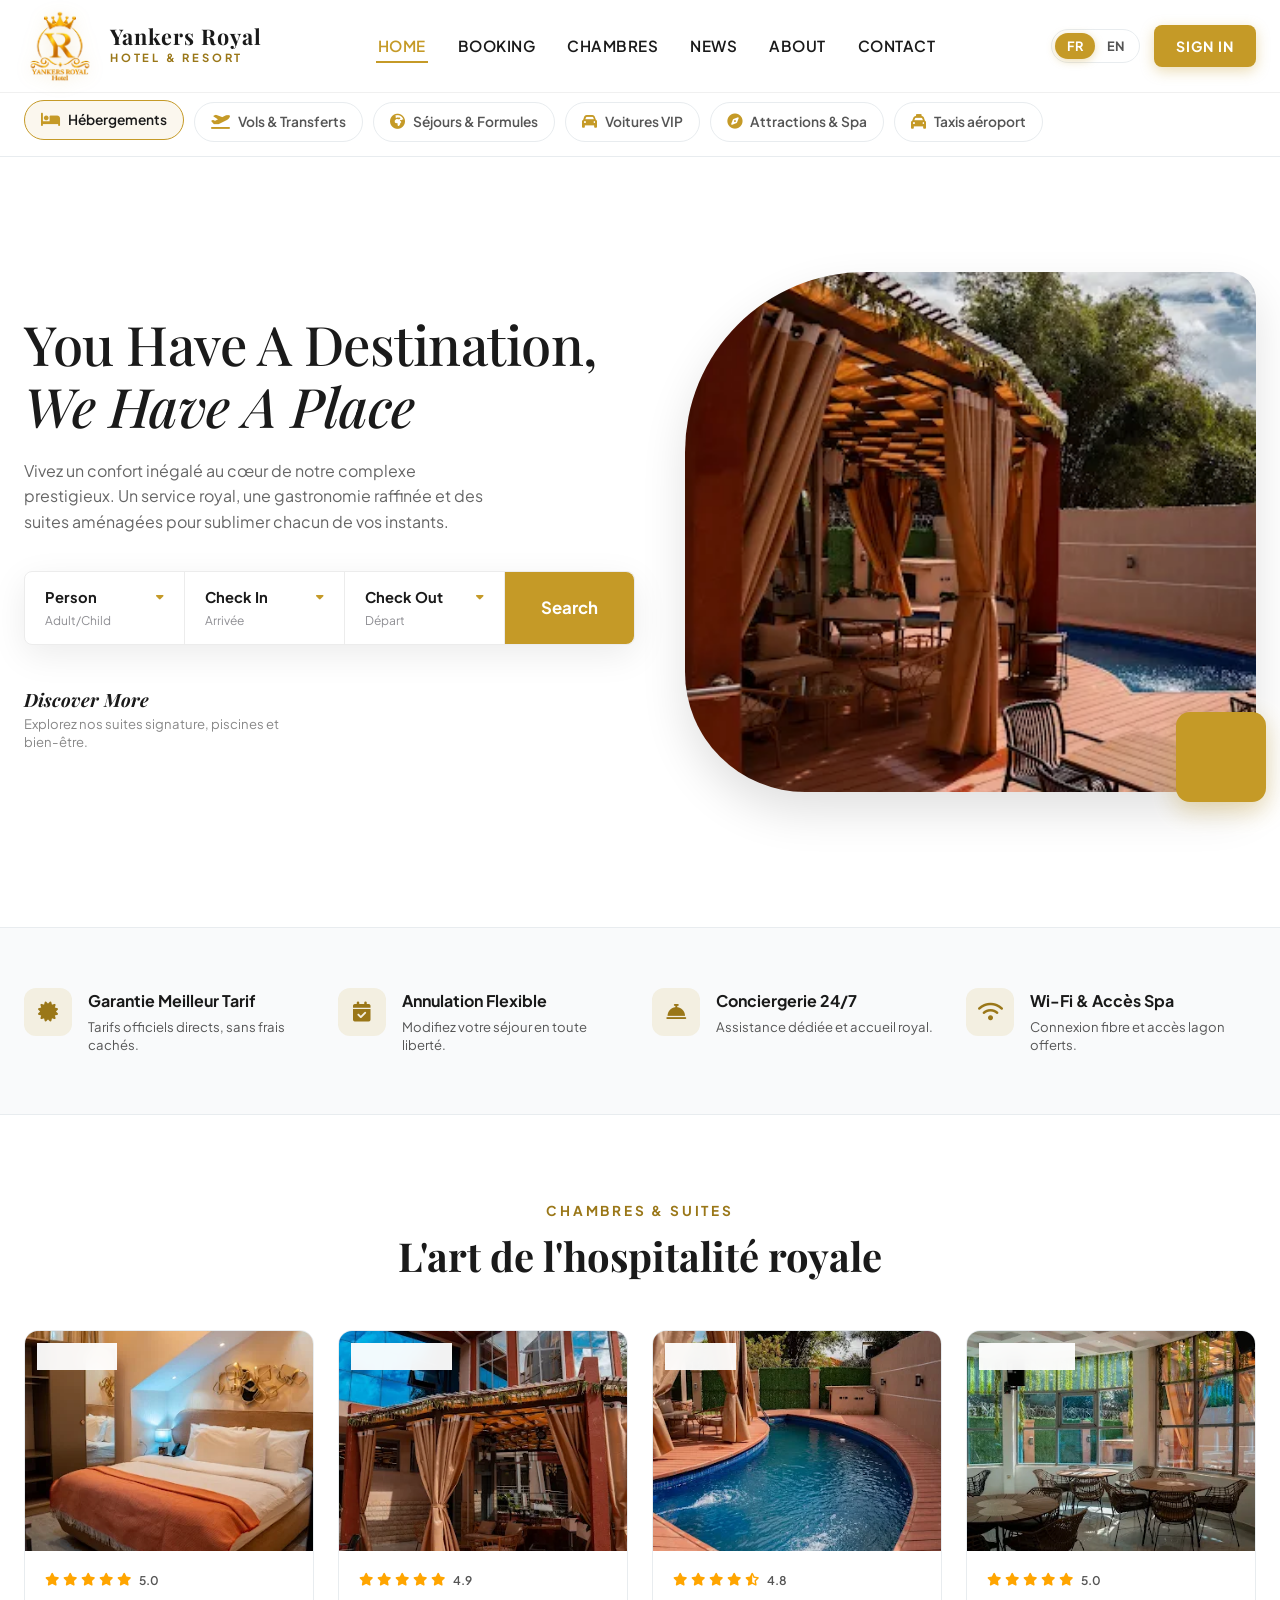
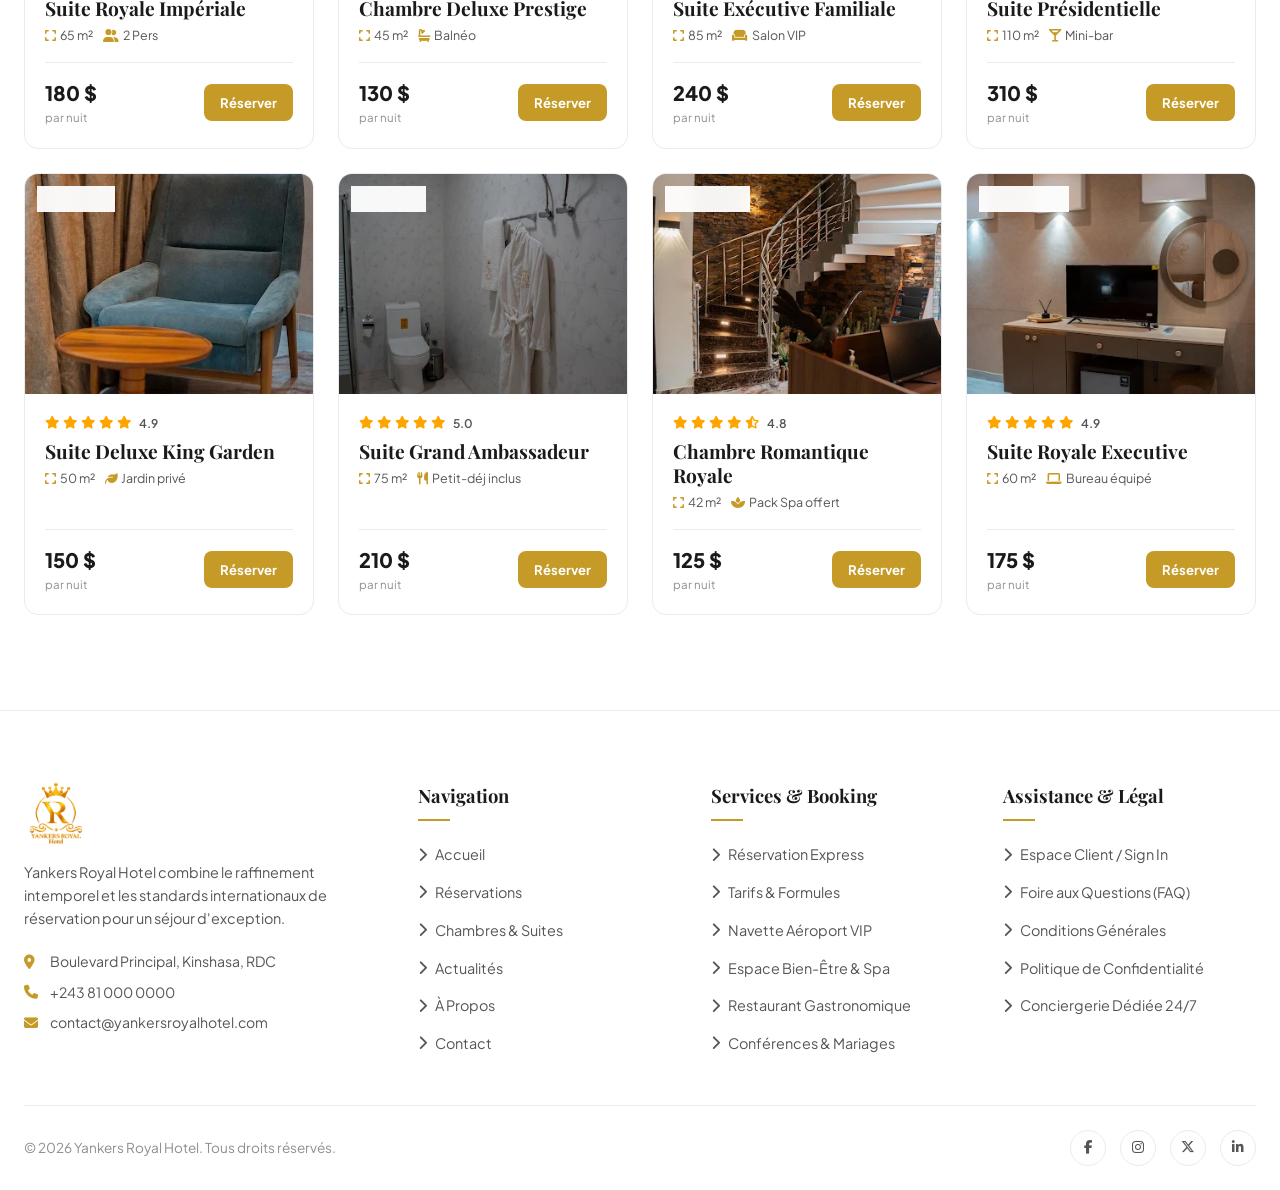
<file: index.html>
<!DOCTYPE html>
<html lang="fr">
<head>
  <meta charset="UTF-8">
  <meta name="viewport" content="width=device-width, initial-scale=1.0">
  <title>Yankers Royal Hotel - Réservation de prestige</title>
  <link rel="icon" type="image/x-icon" href="assets/ico/favicon.ico">
  
  <!-- Fonts -->
  <link rel="preconnect" href="https://fonts.googleapis.com">
  <link rel="preconnect" href="https://fonts.gstatic.com" crossorigin>
  <link href="https://fonts.googleapis.com/css2?family=Playfair+Display:ital,wght@0,400;0,600;0,700;1,400&family=Plus+Jakarta+Sans:wght@300;400;500;600;700;800&display=swap" rel="stylesheet">
  
  <!-- FontAwesome Icons -->
  <link rel="stylesheet" href="https://cdnjs.cloudflare.com/ajax/libs/font-awesome/6.5.1/css/all.min.css">
  
  <!-- Stylesheet -->
  <link rel="stylesheet" href="assets/css/style.css">
</head>
<body>

  <!-- 1. Motion Splash Screen -->
  <div id="splash-screen">
    <div class="splash-content">
      <div class="splash-logo-wrap">
        <div class="splash-ring"></div>
        <img src="assets/logo/logo_transparent.png" alt="Yankers Royal Hotel" class="splash-logo">
      </div>
      <h2 class="splash-title">Yankers Royal Hotel</h2>
      <p class="splash-sub">Expérience hôtelière d'exception</p>
      <div class="splash-bar-wrap">
        <div class="splash-bar"></div>
      </div>
    </div>
  </div>

  <!-- 2. Header avec Logo Agrandit, Survol Souligné et Bouton Traduction (FR / EN) -->
  <header class="site-header">
    <div class="nav-container">
      <a href="index.html" class="nav-brand">
        <img src="assets/logo/logo_transparent.png" alt="Yankers Royal Hotel">
        <div class="brand-text">
          <span class="brand-name">Yankers Royal</span>
          <span class="brand-tag">HOTEL & RESORT</span>
        </div>
      </a>

      <nav>
        <ul class="nav-menu">
          <li><a href="index.html" class="nav-link active" data-i18n="nav_home">Home</a></li>
          <li><a href="booking.html" class="nav-link" data-i18n="nav_booking">Booking</a></li>
          <li><a href="chambres.html" class="nav-link" data-i18n="nav_rooms">Chambres</a></li>
          <li><a href="news.html" class="nav-link" data-i18n="nav_news">News</a></li>
          <li><a href="about.html" class="nav-link" data-i18n="nav_about">About</a></li>
          <li><a href="contact.html" class="nav-link" data-i18n="nav_contact">Contact</a></li>
        </ul>
      </nav>

      <div class="nav-actions">
        <!-- Sélecteur de Langue FR / EN -->
        <div class="lang-switch-wrap">
          <button type="button" class="lang-btn active" data-lang="fr">FR</button>
          <button type="button" class="lang-btn" data-lang="en">EN</button>
        </div>

        <a href="signin.html" class="btn-signin" data-i18n="btn_signin">Sign In</a>
        <button class="btn-mobile-toggle" aria-label="Menu Mobile">
          <i class="fa-solid fa-bars"></i>
        </button>
      </div>
    </div>
  </header>

  <!-- 3. Ruban de Catégories Booking.com -->
  <div class="booking-category-bar">
    <div class="container">
      <div class="category-scroll">
        <a href="booking.html" class="category-pill active">
          <i class="fa-solid fa-bed"></i> <span data-i18n="ribbon_accommodations">Hébergements</span>
        </a>
        <a href="booking.html?type=vols" class="category-pill">
          <i class="fa-solid fa-plane-departure"></i> <span data-i18n="ribbon_flights">Vols & Transferts</span>
        </a>
        <a href="booking.html?type=formules" class="category-pill">
          <i class="fa-solid fa-earth-africa"></i> <span data-i18n="ribbon_packages">Séjours & Formules</span>
        </a>
        <a href="booking.html?type=voitures" class="category-pill">
          <i class="fa-solid fa-car"></i> <span data-i18n="ribbon_cars">Voitures VIP</span>
        </a>
        <a href="booking.html?type=attractions" class="category-pill">
          <i class="fa-solid fa-compass"></i> <span data-i18n="ribbon_attractions">Attractions & Spa</span>
        </a>
        <a href="booking.html?type=taxis" class="category-pill">
          <i class="fa-solid fa-taxi"></i> <span data-i18n="ribbon_taxis">Taxis aéroport</span>
        </a>
      </div>
    </div>
  </div>

  <main>
    <!-- 4. Section Hero : Images du dossier img, Slider Automatique, Sans flèches/pagination -->
    <section class="hero-mockup-section">
      <div class="container hero-mockup-grid">
        
        <!-- Contenu Gauche -->
        <div class="hero-left-content">
          <h1 class="hero-main-title">
            <span data-i18n="hero_title_1">You Have A Destination,</span><br>
            <em><span data-i18n="hero_title_2">We Have A Place</span></em>
          </h1>
          <p class="hero-desc" data-i18n="hero_desc">
            Vivez un confort inégalé au cœur de notre complexe prestigieux. Un service royal, une gastronomie raffinée et des suites aménagées pour sublimer chacun de vos instants.
          </p>

          <!-- Barre de Recherche Booking Dorée -->
          <div class="hero-search-card">
            
            <div class="search-field-item">
              <div class="field-label-row">
                <span class="field-label" data-i18n="person_label">Person</span>
                <i class="fa-solid fa-caret-down field-chevron"></i>
              </div>
              <span class="field-sub" id="person-value-label" data-i18n="person_sub">Adult/Child</span>
              <select id="person-select" aria-label="Personnes">
                <option value="1 Adulte" data-i18n="adult_1">1 Adulte</option>
                <option value="2 Adultes" data-i18n="adult_2" selected>2 Adultes</option>
                <option value="Famille (4+ pers)" data-i18n="adult_family">Famille (4+ pers)</option>
              </select>
            </div>

            <div class="search-field-item">
              <div class="field-label-row">
                <span class="field-label" data-i18n="checkin_label">Check In</span>
                <i class="fa-solid fa-caret-down field-chevron"></i>
              </div>
              <span class="field-sub" id="checkin-value-label" data-i18n="checkin_sub">Start</span>
              <input type="date" id="checkin-input" aria-label="Date d'arrivée">
            </div>

            <div class="search-field-item">
              <div class="field-label-row">
                <span class="field-label" data-i18n="checkout_label">Check Out</span>
                <i class="fa-solid fa-caret-down field-chevron"></i>
              </div>
              <span class="field-sub" id="checkout-value-label" data-i18n="checkout_sub">Until</span>
              <input type="date" id="checkout-input" aria-label="Date de départ">
            </div>

            <!-- Bouton Doré Logo -->
            <button class="btn-search-hero" aria-label="Search" data-i18n="search_btn">
              Search
            </button>
          </div>

          <!-- Discover More (Épuré sans flèches ni pagination) -->
          <div class="hero-discover-meta">
            <div class="discover-texts">
              <h4 data-i18n="discover_title">Discover More</h4>
              <p data-i18n="discover_sub">Explorez nos suites signature, piscines et bien-être.</p>
            </div>
          </div>
        </div>

        <!-- Visuel Droite avec Slider Automatique utilisant les images du dossier img -->
        <div class="hero-right-visual">
          <div class="hero-organic-frame-svg">
            <div class="hero-slides-wrapper">
              <div class="hero-slide active">
                <img src="assets/img/unnamed.webp" alt="Yankers Royal Resort & Hotel">
              </div>
              <div class="hero-slide">
                <img src="assets/img/unnamed (1).webp" alt="Suite Royale Impériale">
              </div>
              <div class="hero-slide">
                <img src="assets/img/unnamed (2).webp" alt="Chambre Deluxe Prestige">
              </div>
              <div class="hero-slide">
                <img src="assets/img/unnamed (3).webp" alt="Suite Exécutive Familiale">
              </div>
              <div class="hero-slide">
                <img src="assets/img/unnamed (4).webp" alt="Suite Présidentielle">
              </div>
            </div>
          </div>
          <!-- Coin d'accent doré -->
          <div class="hero-corner-accent"></div>
        </div>

      </div>
    </section>

    <!-- 5. Avantages Réservation Directe -->
    <section class="section-benefits">
      <div class="container">
        <div class="benefits-grid">
          <div class="benefit-item">
            <div class="benefit-icon">
              <i class="fa-solid fa-certificate"></i>
            </div>
            <div>
              <h4 data-i18n="benefit_1_title">Garantie Meilleur Tarif</h4>
              <p data-i18n="benefit_1_desc">Tarifs officiels directs, sans frais cachés.</p>
            </div>
          </div>
          <div class="benefit-item">
            <div class="benefit-icon">
              <i class="fa-solid fa-calendar-check"></i>
            </div>
            <div>
              <h4 data-i18n="benefit_2_title">Annulation Flexible</h4>
              <p data-i18n="benefit_2_desc">Modifiez votre séjour en toute liberté.</p>
            </div>
          </div>
          <div class="benefit-item">
            <div class="benefit-icon">
              <i class="fa-solid fa-bell-concierge"></i>
            </div>
            <div>
              <h4 data-i18n="benefit_3_title">Conciergerie 24/7</h4>
              <p data-i18n="benefit_3_desc">Assistance dédiée et accueil royal.</p>
            </div>
          </div>
          <div class="benefit-item">
            <div class="benefit-icon">
              <i class="fa-solid fa-wifi"></i>
            </div>
            <div>
              <h4 data-i18n="benefit_4_title">Wi-Fi & Accès Spa</h4>
              <p data-i18n="benefit_4_desc">Connexion fibre et accès lagon offerts.</p>
            </div>
          </div>
        </div>
      </div>
    </section>

    <!-- 6. Section "L'art de l'hospitalité royale" avec 8 IMAGES (4 par ligne) -->
    <section class="section-hospitality-gallery">
      <div class="container">
        <div class="section-head">
          <span class="section-subtitle" data-i18n="hospitality_subtitle">Chambres & Suites</span>
          <h2 class="section-title" data-i18n="hospitality_title">L'art de l'hospitalité royale</h2>
        </div>

        <div class="gallery-grid-4cols">
          <!-- 1ère Ligne : 4 Chambres -->
          <article class="hospitality-card">
            <div class="hospitality-thumb-wrap">
              <span class="hospitality-badge">Vue Lagon</span>
              <img src="assets/img/unnamed (1).webp" alt="Suite Royale Impériale" class="hospitality-thumb">
            </div>
            <div class="hospitality-details">
              <div class="hospitality-rating">
                <i class="fa-solid fa-star"></i><i class="fa-solid fa-star"></i><i class="fa-solid fa-star"></i><i class="fa-solid fa-star"></i><i class="fa-solid fa-star"></i>
                <span>5.0</span>
              </div>
              <h3 class="hospitality-name">Suite Royale Impériale</h3>
              <div class="hospitality-features">
                <span><i class="fa-solid fa-expand"></i> 65 m²</span>
                <span><i class="fa-solid fa-user-group"></i> 2 Pers</span>
              </div>
              <div class="hospitality-footer">
                <div class="hospitality-price">
                  <span class="price-val">180 $</span>
                  <span class="price-sub" data-i18n="per_night">par nuit</span>
                </div>
                <a href="booking.html?room=royale" class="btn-book-room" data-i18n="btn_book_now">Réserver</a>
              </div>
            </div>
          </article>

          <article class="hospitality-card">
            <div class="hospitality-thumb-wrap">
              <span class="hospitality-badge">Coup de cœur</span>
              <img src="assets/img/unnamed (2).webp" alt="Chambre Deluxe Prestige" class="hospitality-thumb">
            </div>
            <div class="hospitality-details">
              <div class="hospitality-rating">
                <i class="fa-solid fa-star"></i><i class="fa-solid fa-star"></i><i class="fa-solid fa-star"></i><i class="fa-solid fa-star"></i><i class="fa-solid fa-star"></i>
                <span>4.9</span>
              </div>
              <h3 class="hospitality-name">Chambre Deluxe Prestige</h3>
              <div class="hospitality-features">
                <span><i class="fa-solid fa-expand"></i> 45 m²</span>
                <span><i class="fa-solid fa-bath"></i> Balnéo</span>
              </div>
              <div class="hospitality-footer">
                <div class="hospitality-price">
                  <span class="price-val">130 $</span>
                  <span class="price-sub" data-i18n="per_night">par nuit</span>
                </div>
                <a href="booking.html?room=deluxe" class="btn-book-room" data-i18n="btn_book_now">Réserver</a>
              </div>
            </div>
          </article>

          <article class="hospitality-card">
            <div class="hospitality-thumb-wrap">
              <span class="hospitality-badge">Familiale</span>
              <img src="assets/img/unnamed (3).webp" alt="Suite Exécutive Familiale" class="hospitality-thumb">
            </div>
            <div class="hospitality-details">
              <div class="hospitality-rating">
                <i class="fa-solid fa-star"></i><i class="fa-solid fa-star"></i><i class="fa-solid fa-star"></i><i class="fa-solid fa-star"></i><i class="fa-solid fa-star-half-stroke"></i>
                <span>4.8</span>
              </div>
              <h3 class="hospitality-name">Suite Exécutive Familiale</h3>
              <div class="hospitality-features">
                <span><i class="fa-solid fa-expand"></i> 85 m²</span>
                <span><i class="fa-solid fa-couch"></i> Salon VIP</span>
              </div>
              <div class="hospitality-footer">
                <div class="hospitality-price">
                  <span class="price-val">240 $</span>
                  <span class="price-sub" data-i18n="per_night">par nuit</span>
                </div>
                <a href="booking.html?room=executive" class="btn-book-room" data-i18n="btn_book_now">Réserver</a>
              </div>
            </div>
          </article>

          <article class="hospitality-card">
            <div class="hospitality-thumb-wrap">
              <span class="hospitality-badge">Panoramique</span>
              <img src="assets/img/unnamed (4).webp" alt="Suite Présidentielle" class="hospitality-thumb">
            </div>
            <div class="hospitality-details">
              <div class="hospitality-rating">
                <i class="fa-solid fa-star"></i><i class="fa-solid fa-star"></i><i class="fa-solid fa-star"></i><i class="fa-solid fa-star"></i><i class="fa-solid fa-star"></i>
                <span>5.0</span>
              </div>
              <h3 class="hospitality-name">Suite Présidentielle</h3>
              <div class="hospitality-features">
                <span><i class="fa-solid fa-expand"></i> 110 m²</span>
                <span><i class="fa-solid fa-martini-glass"></i> Mini-bar</span>
              </div>
              <div class="hospitality-footer">
                <div class="hospitality-price">
                  <span class="price-val">310 $</span>
                  <span class="price-sub" data-i18n="per_night">par nuit</span>
                </div>
                <a href="booking.html?room=presidentielle" class="btn-book-room" data-i18n="btn_book_now">Réserver</a>
              </div>
            </div>
          </article>

          <!-- 2ème Ligne : 4 Chambres supplémentaires -->
          <article class="hospitality-card">
            <div class="hospitality-thumb-wrap">
              <span class="hospitality-badge">Vue Jardin</span>
              <img src="assets/img/unnamed (5).webp" alt="Suite Deluxe King Garden" class="hospitality-thumb">
            </div>
            <div class="hospitality-details">
              <div class="hospitality-rating">
                <i class="fa-solid fa-star"></i><i class="fa-solid fa-star"></i><i class="fa-solid fa-star"></i><i class="fa-solid fa-star"></i><i class="fa-solid fa-star"></i>
                <span>4.9</span>
              </div>
              <h3 class="hospitality-name">Suite Deluxe King Garden</h3>
              <div class="hospitality-features">
                <span><i class="fa-solid fa-expand"></i> 50 m²</span>
                <span><i class="fa-solid fa-leaf"></i> Jardin privé</span>
              </div>
              <div class="hospitality-footer">
                <div class="hospitality-price">
                  <span class="price-val">150 $</span>
                  <span class="price-sub" data-i18n="per_night">par nuit</span>
                </div>
                <a href="booking.html?room=garden" class="btn-book-room" data-i18n="btn_book_now">Réserver</a>
              </div>
            </div>
          </article>

          <article class="hospitality-card">
            <div class="hospitality-thumb-wrap">
              <span class="hospitality-badge">Signature</span>
              <img src="assets/img/unnamed (6).webp" alt="Suite Grand Ambassadeur" class="hospitality-thumb">
            </div>
            <div class="hospitality-details">
              <div class="hospitality-rating">
                <i class="fa-solid fa-star"></i><i class="fa-solid fa-star"></i><i class="fa-solid fa-star"></i><i class="fa-solid fa-star"></i><i class="fa-solid fa-star"></i>
                <span>5.0</span>
              </div>
              <h3 class="hospitality-name">Suite Grand Ambassadeur</h3>
              <div class="hospitality-features">
                <span><i class="fa-solid fa-expand"></i> 75 m²</span>
                <span><i class="fa-solid fa-utensils"></i> Petit-déj inclus</span>
              </div>
              <div class="hospitality-footer">
                <div class="hospitality-price">
                  <span class="price-val">210 $</span>
                  <span class="price-sub" data-i18n="per_night">par nuit</span>
                </div>
                <a href="booking.html?room=ambassadeur" class="btn-book-room" data-i18n="btn_book_now">Réserver</a>
              </div>
            </div>
          </article>

          <article class="hospitality-card">
            <div class="hospitality-thumb-wrap">
              <span class="hospitality-badge">Cocooning</span>
              <img src="assets/img/unnamed (7).webp" alt="Chambre Romantique Royale" class="hospitality-thumb">
            </div>
            <div class="hospitality-details">
              <div class="hospitality-rating">
                <i class="fa-solid fa-star"></i><i class="fa-solid fa-star"></i><i class="fa-solid fa-star"></i><i class="fa-solid fa-star"></i><i class="fa-solid fa-star-half-stroke"></i>
                <span>4.8</span>
              </div>
              <h3 class="hospitality-name">Chambre Romantique Royale</h3>
              <div class="hospitality-features">
                <span><i class="fa-solid fa-expand"></i> 42 m²</span>
                <span><i class="fa-solid fa-spa"></i> Pack Spa offert</span>
              </div>
              <div class="hospitality-footer">
                <div class="hospitality-price">
                  <span class="price-val">125 $</span>
                  <span class="price-sub" data-i18n="per_night">par nuit</span>
                </div>
                <a href="booking.html?room=romantique" class="btn-book-room" data-i18n="btn_book_now">Réserver</a>
              </div>
            </div>
          </article>

          <article class="hospitality-card">
            <div class="hospitality-thumb-wrap">
              <span class="hospitality-badge">Business VIP</span>
              <img src="assets/img/unnamed (8).webp" alt="Suite Royale Executive" class="hospitality-thumb">
            </div>
            <div class="hospitality-details">
              <div class="hospitality-rating">
                <i class="fa-solid fa-star"></i><i class="fa-solid fa-star"></i><i class="fa-solid fa-star"></i><i class="fa-solid fa-star"></i><i class="fa-solid fa-star"></i>
                <span>4.9</span>
              </div>
              <h3 class="hospitality-name">Suite Royale Executive</h3>
              <div class="hospitality-features">
                <span><i class="fa-solid fa-expand"></i> 60 m²</span>
                <span><i class="fa-solid fa-laptop"></i> Bureau équipé</span>
              </div>
              <div class="hospitality-footer">
                <div class="hospitality-price">
                  <span class="price-val">175 $</span>
                  <span class="price-sub" data-i18n="per_night">par nuit</span>
                </div>
                <a href="booking.html?room=executive-vip" class="btn-book-room" data-i18n="btn_book_now">Réserver</a>
              </div>
            </div>
          </article>
        </div>
      </div>
    </section>
  </main>

  <!-- 7. Footer Complet & Standardisé -->
  <footer class="site-footer">
    <div class="container">
      <div class="footer-top">
        
        <div class="footer-brand">
          <img src="assets/logo/logo_transparent.png" alt="Yankers Royal Hotel">
          <p data-i18n="footer_desc">
            Yankers Royal Hotel combine le raffinement intemporel et les standards internationaux de réservation pour un séjour d'exception.
          </p>
          <div class="footer-contacts-list">
            <span><i class="fa-solid fa-location-dot"></i> Boulevard Principal, Kinshasa, RDC</span>
            <span><i class="fa-solid fa-phone"></i> +243 81 000 0000</span>
            <span><i class="fa-solid fa-envelope"></i> contact@yankersroyalhotel.com</span>
          </div>
        </div>

        <div class="footer-col">
          <h3 data-i18n="footer_nav">Navigation</h3>
          <ul class="footer-links">
            <li><a href="index.html"><i class="fa-solid fa-chevron-right"></i> <span data-i18n="footer_home">Accueil</span></a></li>
            <li><a href="booking.html"><i class="fa-solid fa-chevron-right"></i> <span data-i18n="footer_booking">Réservations</span></a></li>
            <li><a href="chambres.html"><i class="fa-solid fa-chevron-right"></i> <span data-i18n="footer_rooms">Chambres & Suites</span></a></li>
            <li><a href="news.html"><i class="fa-solid fa-chevron-right"></i> <span data-i18n="footer_news">Actualités</span></a></li>
            <li><a href="about.html"><i class="fa-solid fa-chevron-right"></i> <span data-i18n="footer_about">À Propos</span></a></li>
            <li><a href="contact.html"><i class="fa-solid fa-chevron-right"></i> <span data-i18n="footer_contact">Contact</span></a></li>
          </ul>
        </div>

        <div class="footer-col">
          <h3 data-i18n="footer_services">Services & Booking</h3>
          <ul class="footer-links">
            <li><a href="booking.html?filter=suite"><i class="fa-solid fa-chevron-right"></i> <span data-i18n="footer_express">Réservation Express</span></a></li>
            <li><a href="chambres.html#tarifs"><i class="fa-solid fa-chevron-right"></i> <span data-i18n="footer_rates">Tarifs & Formules</span></a></li>
            <li><a href="booking.html?type=vols"><i class="fa-solid fa-chevron-right"></i> <span data-i18n="footer_shuttle">Navette Aéroport VIP</span></a></li>
            <li><a href="about.html#spa"><i class="fa-solid fa-chevron-right"></i> <span data-i18n="footer_spa">Espace Bien-Être & Spa</span></a></li>
            <li><a href="about.html#restaurant"><i class="fa-solid fa-chevron-right"></i> <span data-i18n="footer_restaurant">Restaurant Gastronomique</span></a></li>
            <li><a href="contact.html#evenements"><i class="fa-solid fa-chevron-right"></i> <span data-i18n="footer_events">Conférences & Mariages</span></a></li>
          </ul>
        </div>

        <div class="footer-col">
          <h3 data-i18n="footer_legal">Assistance & Légal</h3>
          <ul class="footer-links">
            <li><a href="signin.html"><i class="fa-solid fa-chevron-right"></i> <span data-i18n="footer_client_space">Espace Client / Sign In</span></a></li>
            <li><a href="contact.html#faq"><i class="fa-solid fa-chevron-right"></i> <span data-i18n="footer_faq">Foire aux Questions (FAQ)</span></a></li>
            <li><a href="contact.html#conditions"><i class="fa-solid fa-chevron-right"></i> <span data-i18n="footer_terms">Conditions Générales</span></a></li>
            <li><a href="contact.html#politique"><i class="fa-solid fa-chevron-right"></i> <span data-i18n="footer_privacy">Politique de Confidentialité</span></a></li>
            <li><a href="contact.html#support"><i class="fa-solid fa-chevron-right"></i> <span data-i18n="footer_support">Conciergerie Dédiée 24/7</span></a></li>
          </ul>
        </div>

      </div>

      <div class="footer-bottom">
        <p data-i18n="footer_copy">&copy; 2026 Yankers Royal Hotel. Tous droits réservés.</p>
        <div class="footer-social-row">
          <a href="#" aria-label="Facebook"><i class="fa-brands fa-facebook-f"></i></a>
          <a href="#" aria-label="Instagram"><i class="fa-brands fa-instagram"></i></a>
          <a href="#" aria-label="Twitter"><i class="fa-brands fa-x-twitter"></i></a>
          <a href="#" aria-label="LinkedIn"><i class="fa-brands fa-linkedin-in"></i></a>
        </div>
      </div>
    </div>
  </footer>

  <script src="assets/js/main.js"></script>
</body>
</html>
</file>
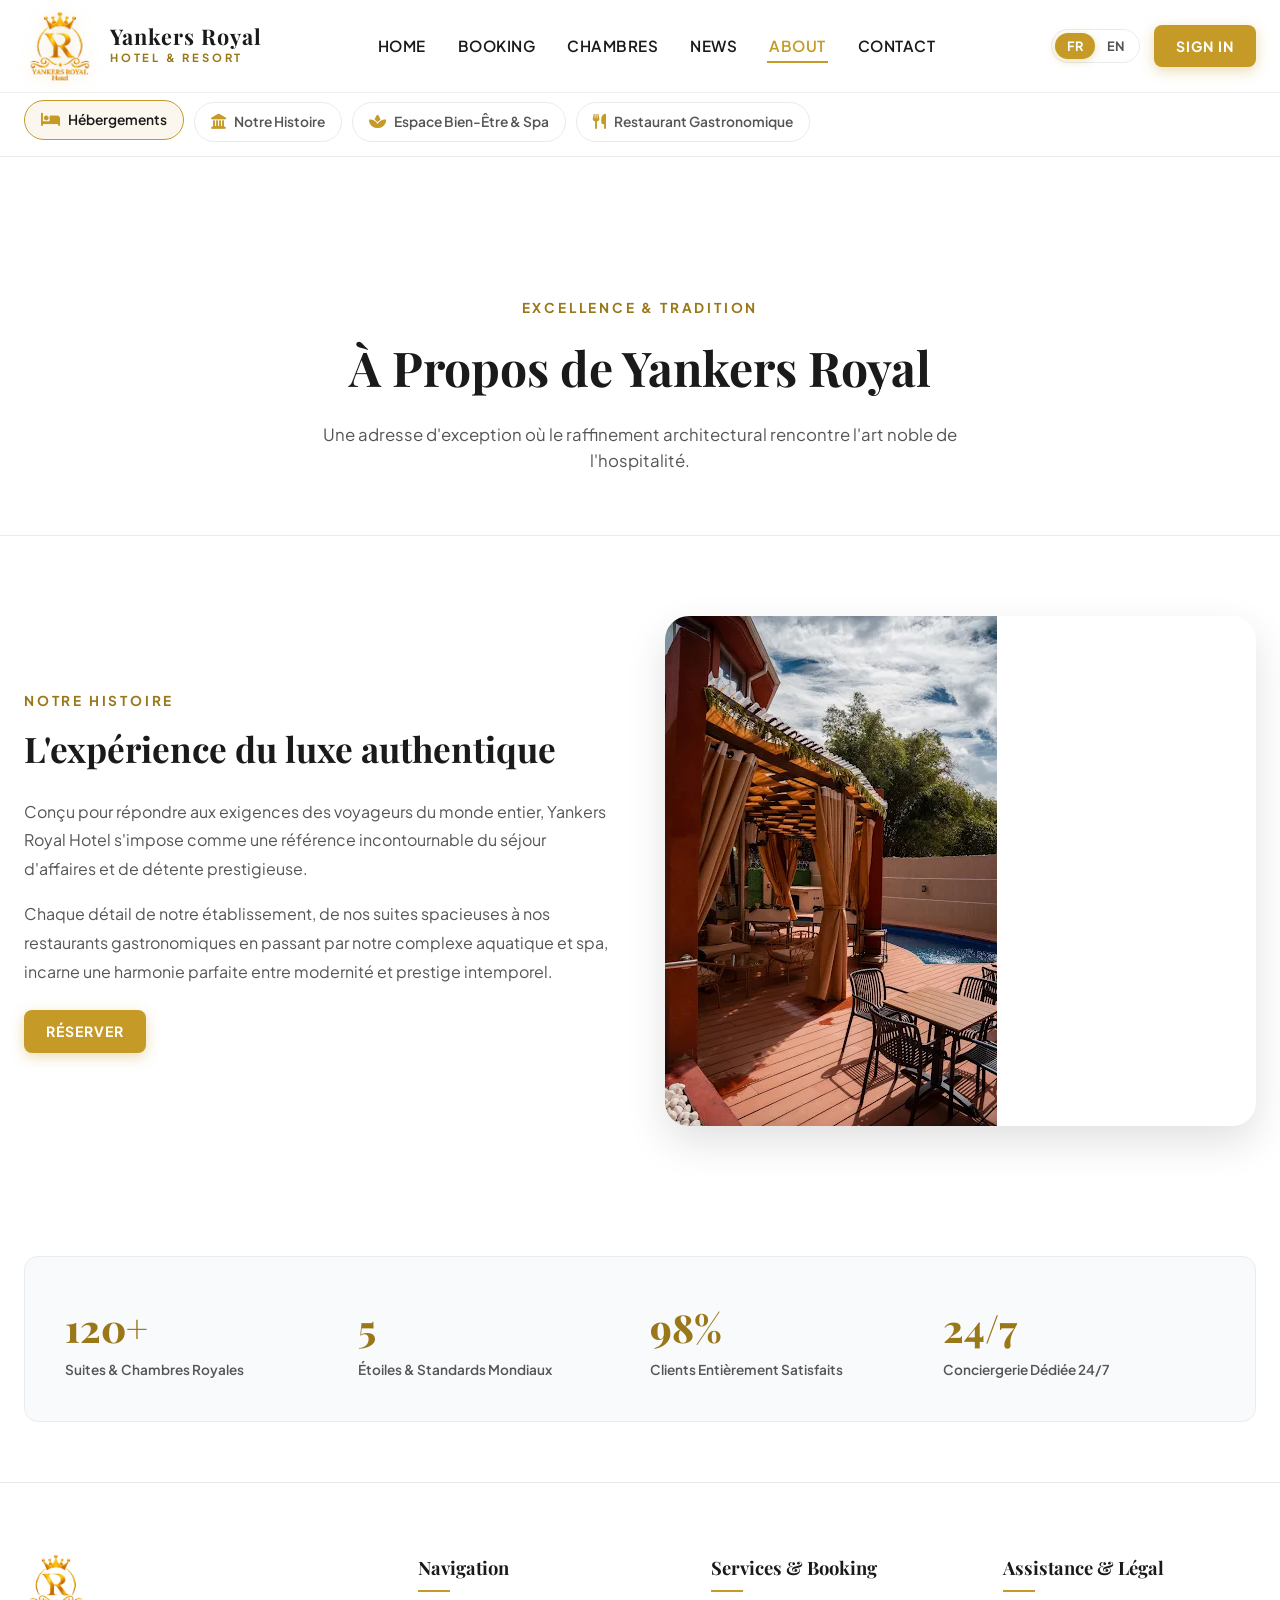
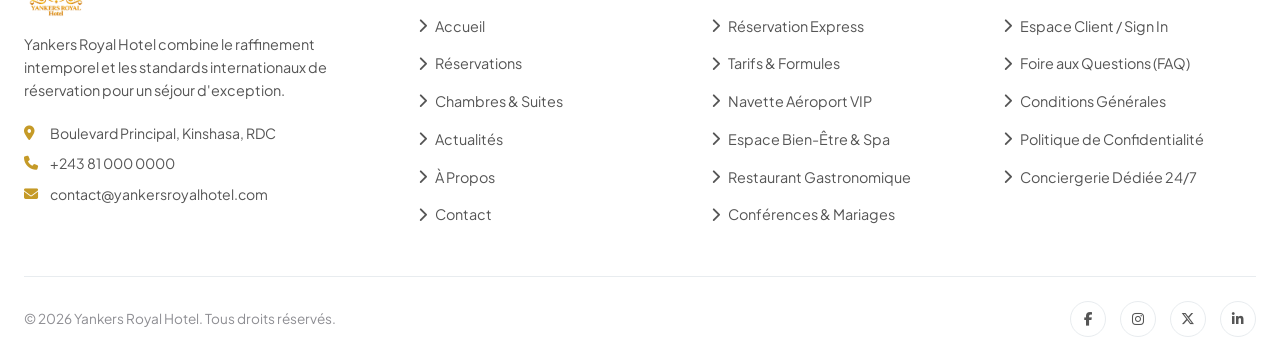
<file: about.html>
<!DOCTYPE html>
<html lang="fr">
<head>
  <meta charset="UTF-8">
  <meta name="viewport" content="width=device-width, initial-scale=1.0">
  <title>À Propos - Yankers Royal Hotel</title>
  <link rel="icon" type="image/x-icon" href="assets/ico/favicon.ico">
  
  <link rel="preconnect" href="https://fonts.googleapis.com">
  <link rel="preconnect" href="https://fonts.gstatic.com" crossorigin>
  <link href="https://fonts.googleapis.com/css2?family=Playfair+Display:ital,wght@0,400;0,600;0,700;1,400&family=Plus+Jakarta+Sans:wght@300;400;500;600;700;800&display=swap" rel="stylesheet">
  <link rel="stylesheet" href="https://cdnjs.cloudflare.com/ajax/libs/font-awesome/6.5.1/css/all.min.css">
  <link rel="stylesheet" href="assets/css/style.css">
  
  <style>
    .about-hero {
      background: #FFFFFF;
      padding: 140px 0 60px;
      border-bottom: 1px solid var(--color-border);
    }
    .about-story-grid {
      display: grid;
      grid-template-columns: 1fr 1fr;
      gap: 50px;
      align-items: center;
      padding: 80px 0;
    }
    .about-img-frame {
      border-radius: var(--radius-lg);
      overflow: hidden;
      box-shadow: var(--shadow-lg);
    }
    .stats-row {
      display: grid;
      grid-template-columns: repeat(4, 1fr);
      gap: 20px;
      margin-top: 50px;
      background: var(--color-bg-alt);
      padding: 40px;
      border-radius: var(--radius-md);
      border: 1px solid var(--color-border);
    }
    .stat-number {
      font-size: 2.4rem;
      font-weight: 800;
      color: var(--color-primary-dark);
      font-family: var(--font-serif);
    }
    .stat-title {
      font-size: 0.85rem;
      color: var(--color-text-muted);
      font-weight: 600;
    }
    @media (max-width: 900px) {
      .about-story-grid { grid-template-columns: 1fr; }
      .stats-row { grid-template-columns: repeat(2, 1fr); }
    }
  </style>
</head>
<body>

  <!-- Header -->
  <header class="site-header">
    <div class="nav-container">
      <a href="index.html" class="nav-brand">
        <img src="assets/logo/logo_transparent.png" alt="Yankers Royal Hotel">
        <div class="brand-text">
          <span class="brand-name">Yankers Royal</span>
          <span class="brand-tag">HOTEL & RESORT</span>
        </div>
      </a>
      <nav>
        <ul class="nav-menu">
          <li><a href="index.html" class="nav-link" data-i18n="nav_home">Home</a></li>
          <li><a href="booking.html" class="nav-link" data-i18n="nav_booking">Booking</a></li>
          <li><a href="chambres.html" class="nav-link" data-i18n="nav_rooms">Chambres</a></li>
          <li><a href="news.html" class="nav-link" data-i18n="nav_news">News</a></li>
          <li><a href="about.html" class="nav-link active" data-i18n="nav_about">About</a></li>
          <li><a href="contact.html" class="nav-link" data-i18n="nav_contact">Contact</a></li>
        </ul>
      </nav>
      <div class="nav-actions">
        <!-- Bouton Sélecteur de Langue FR / EN -->
        <div class="lang-switch-wrap">
          <button type="button" class="lang-btn active" data-lang="fr">FR</button>
          <button type="button" class="lang-btn" data-lang="en">EN</button>
        </div>

        <a href="signin.html" class="btn-signin" data-i18n="btn_signin">Sign In</a>
        <button class="btn-mobile-toggle" aria-label="Menu Mobile">
          <i class="fa-solid fa-bars"></i>
        </button>
      </div>
    </div>
  </header>

  <!-- Category ribbon -->
  <div class="booking-category-bar">
    <div class="container">
      <div class="category-scroll">
        <a href="booking.html" class="category-pill active"><i class="fa-solid fa-bed"></i> <span data-i18n="ribbon_accommodations">Hébergements</span></a>
        <a href="about.html#histoire" class="category-pill"><i class="fa-solid fa-landmark"></i> <span data-i18n="about_story_sub">Notre Histoire</span></a>
        <a href="about.html#spa" class="category-pill"><i class="fa-solid fa-spa"></i> <span data-i18n="footer_spa">Espace Bien-être</span></a>
        <a href="about.html#restaurant" class="category-pill"><i class="fa-solid fa-utensils"></i> <span data-i18n="footer_restaurant">Gastronomie</span></a>
      </div>
    </div>
  </div>

  <section class="about-hero">
    <div class="container" style="text-align: center;">
      <span class="section-subtitle" data-i18n="about_banner_sub">Excellence & Tradition</span>
      <h1 style="font-family: var(--font-serif); font-size: 3rem; margin-bottom: 16px;" data-i18n="about_banner_title">À Propos de Yankers Royal</h1>
      <p style="color: var(--color-text-muted); max-width: 650px; margin: 0 auto; font-size: 1.05rem;" data-i18n="about_banner_desc">
        Une adresse d'exception où le raffinement architectural rencontre l'art noble de l'hospitalité.
      </p>
    </div>
  </section>

  <main class="container">
    <section class="about-story-grid" id="histoire">
      <div>
        <span class="section-subtitle" data-i18n="about_story_sub">Notre Histoire</span>
        <h2 style="font-family: var(--font-serif); font-size: 2.2rem; margin-bottom: 20px;" data-i18n="about_story_title">L'expérience du luxe authentique</h2>
        <p style="color: var(--color-text-muted); margin-bottom: 16px; line-height: 1.8;" data-i18n="about_story_p1">
          Conçu pour répondre aux exigences des voyageurs du monde entier, <strong>Yankers Royal Hotel</strong> s'impose comme une référence incontournable du séjour d'affaires et de détente prestigieuse.
        </p>
        <p style="color: var(--color-text-muted); margin-bottom: 24px; line-height: 1.8;" data-i18n="about_story_p2">
          Chaque détail de notre établissement, de nos suites spacieuses à nos restaurants gastronomiques en passant par notre complexe aquatique et spa, incarne une harmonie parfaite entre modernité et prestige intemporel.
        </p>
        <a href="booking.html" class="btn-signin" style="display: inline-block;" data-i18n="btn_book_now">Réserver</a>
      </div>
      <div class="about-img-frame">
        <img src="assets/img/unnamed.webp" alt="Complexe Yankers Royal">
      </div>
    </section>

    <!-- Stats -->
    <div class="stats-row">
      <div>
        <div class="stat-number">120+</div>
        <div class="stat-title" data-i18n="about_stat_rooms">Suites & Chambres Royales</div>
      </div>
      <div>
        <div class="stat-number">5</div>
        <div class="stat-title" data-i18n="about_stat_stars">Étoiles & Standards Mondiaux</div>
      </div>
      <div>
        <div class="stat-number">98%</div>
        <div class="stat-title" data-i18n="about_stat_satisfaction">Clients Entièrement Satisfaits</div>
      </div>
      <div>
        <div class="stat-number">24/7</div>
        <div class="stat-title" data-i18n="about_stat_concierge">Conciergerie Dédiée 24/7</div>
      </div>
    </div>
  </main>

  <div style="height: 60px;"></div>

  <!-- Footer Standardisé -->
  <footer class="site-footer">
    <div class="container">
      <div class="footer-top">
        <div class="footer-brand">
          <img src="assets/logo/logo_transparent.png" alt="Yankers Royal Hotel">
          <p data-i18n="footer_desc">
            Yankers Royal Hotel combine le raffinement intemporel et les standards internationaux de réservation pour un séjour d'exception.
          </p>
          <div class="footer-contacts-list">
            <span><i class="fa-solid fa-location-dot"></i> Boulevard Principal, Kinshasa, RDC</span>
            <span><i class="fa-solid fa-phone"></i> +243 81 000 0000</span>
            <span><i class="fa-solid fa-envelope"></i> contact@yankersroyalhotel.com</span>
          </div>
        </div>

        <div class="footer-col">
          <h3 data-i18n="footer_nav">Navigation</h3>
          <ul class="footer-links">
            <li><a href="index.html"><i class="fa-solid fa-chevron-right"></i> <span data-i18n="footer_home">Accueil</span></a></li>
            <li><a href="booking.html"><i class="fa-solid fa-chevron-right"></i> <span data-i18n="footer_booking">Réservations</span></a></li>
            <li><a href="chambres.html"><i class="fa-solid fa-chevron-right"></i> <span data-i18n="footer_rooms">Chambres & Suites</span></a></li>
            <li><a href="news.html"><i class="fa-solid fa-chevron-right"></i> <span data-i18n="footer_news">Actualités</span></a></li>
            <li><a href="about.html"><i class="fa-solid fa-chevron-right"></i> <span data-i18n="footer_about">À Propos</span></a></li>
            <li><a href="contact.html"><i class="fa-solid fa-chevron-right"></i> <span data-i18n="footer_contact">Contact</span></a></li>
          </ul>
        </div>

        <div class="footer-col">
          <h3 data-i18n="footer_services">Services & Booking</h3>
          <ul class="footer-links">
            <li><a href="booking.html?filter=suite"><i class="fa-solid fa-chevron-right"></i> <span data-i18n="footer_express">Réservation Express</span></a></li>
            <li><a href="chambres.html#tarifs"><i class="fa-solid fa-chevron-right"></i> <span data-i18n="footer_rates">Tarifs & Formules</span></a></li>
            <li><a href="booking.html?type=vols"><i class="fa-solid fa-chevron-right"></i> <span data-i18n="footer_shuttle">Navette Aéroport VIP</span></a></li>
            <li><a href="about.html#spa"><i class="fa-solid fa-chevron-right"></i> <span data-i18n="footer_spa">Espace Bien-Être & Spa</span></a></li>
            <li><a href="about.html#restaurant"><i class="fa-solid fa-chevron-right"></i> <span data-i18n="footer_restaurant">Restaurant Gastronomique</span></a></li>
            <li><a href="contact.html#evenements"><i class="fa-solid fa-chevron-right"></i> <span data-i18n="footer_events">Conférences & Mariages</span></a></li>
          </ul>
        </div>

        <div class="footer-col">
          <h3 data-i18n="footer_legal">Assistance & Légal</h3>
          <ul class="footer-links">
            <li><a href="signin.html"><i class="fa-solid fa-chevron-right"></i> <span data-i18n="footer_client_space">Espace Client / Sign In</span></a></li>
            <li><a href="contact.html#faq"><i class="fa-solid fa-chevron-right"></i> <span data-i18n="footer_faq">Foire aux Questions (FAQ)</span></a></li>
            <li><a href="contact.html#conditions"><i class="fa-solid fa-chevron-right"></i> <span data-i18n="footer_terms">Conditions Générales</span></a></li>
            <li><a href="contact.html#politique"><i class="fa-solid fa-chevron-right"></i> <span data-i18n="footer_privacy">Politique de Confidentialité</span></a></li>
            <li><a href="contact.html#support"><i class="fa-solid fa-chevron-right"></i> <span data-i18n="footer_support">Conciergerie Dédiée 24/7</span></a></li>
          </ul>
        </div>
      </div>

      <div class="footer-bottom">
        <p data-i18n="footer_copy">&copy; 2026 Yankers Royal Hotel. Tous droits réservés.</p>
        <div class="footer-social-row">
          <a href="#" aria-label="Facebook"><i class="fa-brands fa-facebook-f"></i></a>
          <a href="#" aria-label="Instagram"><i class="fa-brands fa-instagram"></i></a>
          <a href="#" aria-label="Twitter"><i class="fa-brands fa-x-twitter"></i></a>
          <a href="#" aria-label="LinkedIn"><i class="fa-brands fa-linkedin-in"></i></a>
        </div>
      </div>
    </div>
  </footer>

  <script src="assets/js/main.js"></script>
</body>
</html>
</file>
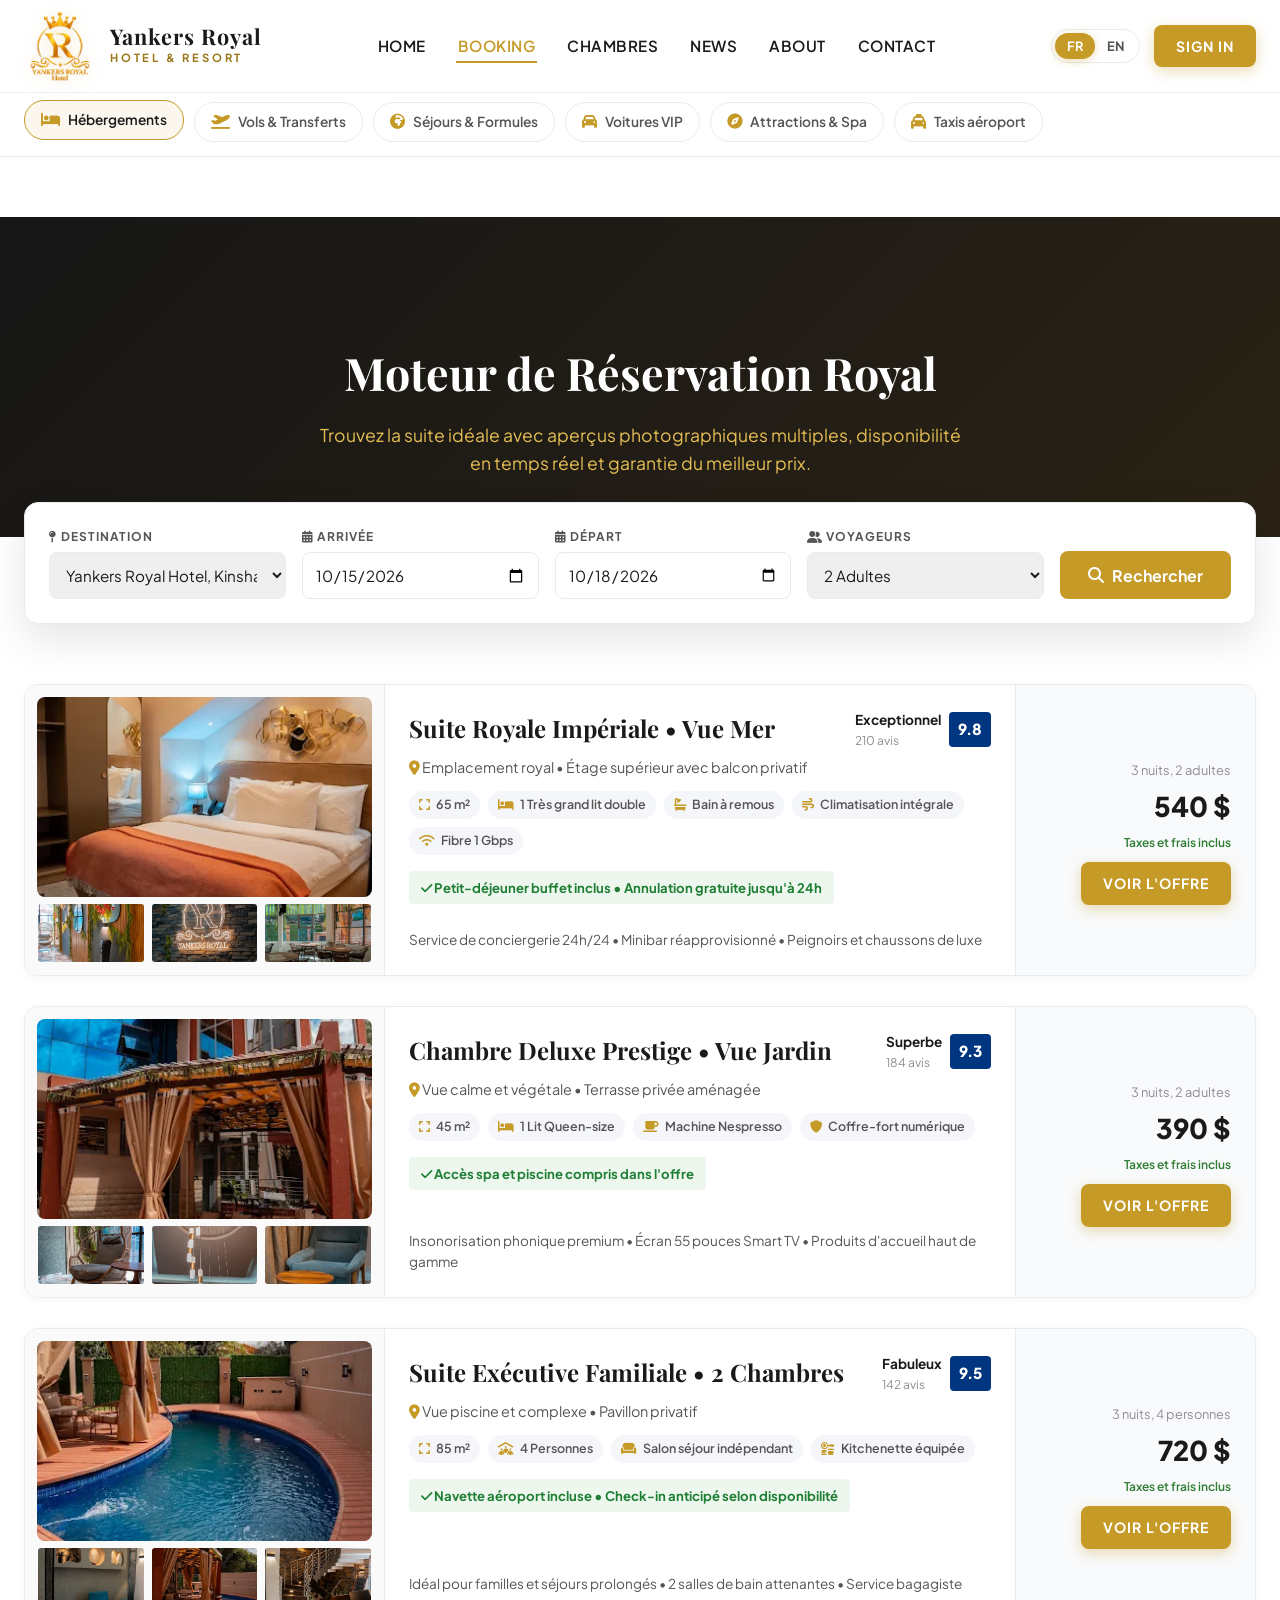
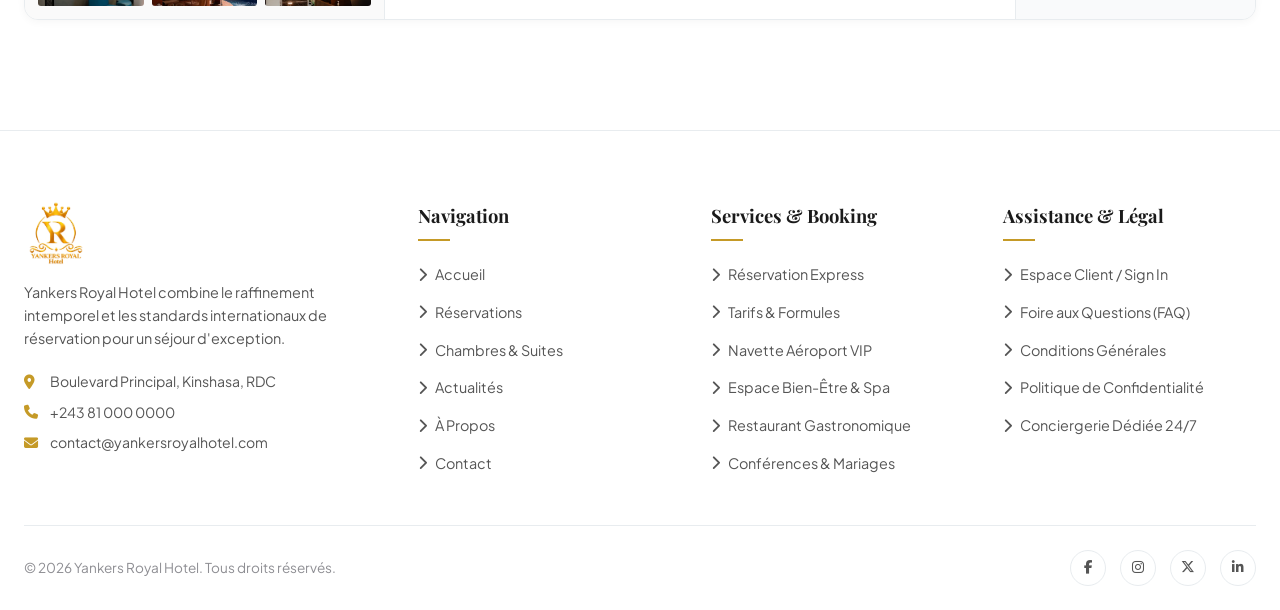
<file: booking.html>
<!DOCTYPE html>
<html lang="fr">
<head>
  <meta charset="UTF-8">
  <meta name="viewport" content="width=device-width, initial-scale=1.0">
  <title>Réservations en Ligne - Yankers Royal Hotel</title>
  <link rel="icon" type="image/x-icon" href="assets/ico/favicon.ico">
  
  <link rel="preconnect" href="https://fonts.googleapis.com">
  <link rel="preconnect" href="https://fonts.gstatic.com" crossorigin>
  <link href="https://fonts.googleapis.com/css2?family=Playfair+Display:ital,wght@0,400;0,600;0,700;1,400&family=Plus+Jakarta+Sans:wght@300;400;500;600;700;800&display=swap" rel="stylesheet">
  <link rel="stylesheet" href="https://cdnjs.cloudflare.com/ajax/libs/font-awesome/6.5.1/css/all.min.css">
  <link rel="stylesheet" href="assets/css/style.css">
  
  <style>
    .page-banner {
      background: linear-gradient(135deg, #161616 0%, #2a2215 100%);
      color: #FFFFFF;
      padding: 120px 0 60px;
      margin-top: 60px;
      text-align: center;
      position: relative;
    }
    .page-banner h1 {
      font-family: var(--font-serif);
      font-size: 2.8rem;
      margin-bottom: 12px;
      color: #FFFFFF;
    }
    .page-banner p {
      color: var(--color-primary-light);
      font-size: 1.1rem;
      max-width: 650px;
      margin: 0 auto;
    }
    .booking-engine-wrap {
      margin-top: -35px;
      position: relative;
      z-index: 20;
    }
    .booking-filter-card {
      background: #FFFFFF;
      border-radius: var(--radius-md);
      box-shadow: 0 16px 40px rgba(0,0,0,0.1);
      padding: 24px;
      border: 1px solid var(--color-border);
      display: grid;
      grid-template-columns: repeat(4, 1fr) auto;
      gap: 16px;
      align-items: center;
    }
    .filter-box label {
      display: block;
      font-size: 0.75rem;
      font-weight: 700;
      text-transform: uppercase;
      letter-spacing: 1px;
      color: var(--color-text-muted);
      margin-bottom: 6px;
    }
    .filter-box input, .filter-box select {
      width: 100%;
      padding: 12px;
      border: 1px solid var(--color-border);
      border-radius: var(--radius-sm);
      font-size: 0.95rem;
      color: var(--color-text-main);
      outline: none;
      transition: var(--transition-smooth);
    }
    .filter-box input:focus, .filter-box select:focus {
      border-color: var(--color-primary);
    }
    .btn-submit-filter {
      background: var(--color-primary);
      color: #FFFFFF;
      border: none;
      padding: 14px 28px;
      border-radius: var(--radius-sm);
      font-weight: 700;
      cursor: pointer;
      display: flex;
      align-items: center;
      justify-content: center;
      gap: 8px;
      transition: var(--transition-smooth);
      height: 48px;
      align-self: flex-end;
    }
    .btn-submit-filter:hover {
      background: var(--color-primary-dark);
      box-shadow: 0 4px 16px var(--color-primary-glow);
      transform: translateY(-2px);
    }
    .booking-results-area {
      padding: 60px 0 80px;
    }

    /* Booking Detailed Item Card */
    .result-hotel-item {
      display: grid;
      grid-template-columns: 360px 1fr 240px;
      background: #FFFFFF;
      border-radius: var(--radius-md);
      border: 1px solid var(--color-border);
      overflow: hidden;
      margin-bottom: 30px;
      box-shadow: var(--shadow-sm);
      transition: var(--transition-smooth);
    }
    .result-hotel-item:hover {
      box-shadow: var(--shadow-md);
      border-color: var(--color-primary);
      transform: translateY(-4px);
    }

    /* Multi-image Gallery Container for Room */
    .result-gallery-container {
      display: flex;
      flex-direction: column;
      gap: 6px;
      padding: 12px;
      background: #FAFAFA;
      border-right: 1px solid var(--color-border);
    }
    .result-main-img {
      height: 200px;
      width: 100%;
      border-radius: var(--radius-sm);
      overflow: hidden;
    }
    .result-main-img img {
      width: 100%;
      height: 100%;
      object-fit: cover;
      transition: transform 0.5s ease;
    }
    .result-hotel-item:hover .result-main-img img {
      transform: scale(1.04);
    }
    .result-thumbs-row {
      display: grid;
      grid-template-columns: repeat(3, 1fr);
      gap: 6px;
    }
    .result-thumb-mini {
      height: 60px;
      border-radius: 4px;
      overflow: hidden;
      cursor: pointer;
      border: 1px solid transparent;
      transition: border 0.2s ease;
    }
    .result-thumb-mini:hover {
      border-color: var(--color-primary);
    }
    .result-thumb-mini img {
      width: 100%;
      height: 100%;
      object-fit: cover;
    }

    .result-body {
      padding: 24px;
      display: flex;
      flex-direction: column;
      justify-content: space-between;
    }
    .result-pricing {
      padding: 24px;
      background: var(--color-bg-alt);
      border-left: 1px solid var(--color-border);
      display: flex;
      flex-direction: column;
      justify-content: center;
      align-items: flex-end;
      text-align: right;
    }
    .booking-badge-rating {
      background: var(--color-booking-blue);
      color: #FFFFFF;
      padding: 5px 9px;
      border-radius: 4px;
      font-weight: 800;
      font-size: 0.95rem;
    }
    .score-label {
      font-size: 0.85rem;
      font-weight: 700;
      color: var(--color-text-main);
    }

    .detail-tag {
      background: #F4F6F9;
      color: var(--color-text-muted);
      padding: 4px 10px;
      border-radius: var(--radius-full);
      font-size: 0.78rem;
      font-weight: 600;
      display: inline-flex;
      align-items: center;
      gap: 6px;
    }
    .detail-tag i {
      color: var(--color-primary);
    }

    /* Responsive Ajustements pour Booking */
    @media (max-width: 1024px) {
      .booking-filter-card {
        grid-template-columns: repeat(2, 1fr);
      }
      .btn-submit-filter {
        grid-column: span 2;
        width: 100%;
      }
      .result-hotel-item {
        grid-template-columns: 1fr;
      }
      .result-gallery-container {
        border-right: none;
        border-bottom: 1px solid var(--color-border);
      }
      .result-pricing {
        align-items: flex-start;
        text-align: left;
        border-left: none;
        border-top: 1px solid var(--color-border);
        flex-direction: row;
        justify-content: space-between;
        align-items: center;
        flex-wrap: wrap;
        gap: 12px;
      }
      .result-pricing a {
        width: auto !important;
        min-width: 150px;
      }
    }

    @media (max-width: 600px) {
      .booking-filter-card {
        grid-template-columns: 1fr;
      }
      .btn-submit-filter {
        grid-column: span 1;
      }
      .page-banner {
        padding: 100px 0 45px;
      }
      .page-banner h1 {
        font-size: 2rem;
      }
      .result-pricing {
        flex-direction: column;
        align-items: stretch;
      }
      .result-pricing a {
        width: 100% !important;
      }
    }
  </style>
</head>
<body>

  <!-- Header -->
  <header class="site-header">
    <div class="nav-container">
      <a href="index.html" class="nav-brand">
        <img src="assets/logo/logo_transparent.png" alt="Yankers Royal Hotel">
        <div class="brand-text">
          <span class="brand-name">Yankers Royal</span>
          <span class="brand-tag">HOTEL & RESORT</span>
        </div>
      </a>
      <nav>
        <ul class="nav-menu">
          <li><a href="index.html" class="nav-link" data-i18n="nav_home">Home</a></li>
          <li><a href="booking.html" class="nav-link active" data-i18n="nav_booking">Booking</a></li>
          <li><a href="chambres.html" class="nav-link" data-i18n="nav_rooms">Chambres</a></li>
          <li><a href="news.html" class="nav-link" data-i18n="nav_news">News</a></li>
          <li><a href="about.html" class="nav-link" data-i18n="nav_about">About</a></li>
          <li><a href="contact.html" class="nav-link" data-i18n="nav_contact">Contact</a></li>
        </ul>
      </nav>
      <div class="nav-actions">
        <!-- Bouton Sélecteur de Langue FR / EN -->
        <div class="lang-switch-wrap">
          <button type="button" class="lang-btn active" data-lang="fr">FR</button>
          <button type="button" class="lang-btn" data-lang="en">EN</button>
        </div>

        <a href="signin.html" class="btn-signin" data-i18n="btn_signin">Sign In</a>
        <button class="btn-mobile-toggle" aria-label="Menu Mobile">
          <i class="fa-solid fa-bars"></i>
        </button>
      </div>
    </div>
  </header>

  <!-- Booking Ruban -->
  <div class="booking-category-bar">
    <div class="container">
      <div class="category-scroll">
        <a href="booking.html" class="category-pill active"><i class="fa-solid fa-bed"></i> <span data-i18n="ribbon_accommodations">Hébergements</span></a>
        <a href="booking.html?type=vols" class="category-pill"><i class="fa-solid fa-plane-departure"></i> <span data-i18n="ribbon_flights">Vols & Transferts</span></a>
        <a href="booking.html?type=formules" class="category-pill"><i class="fa-solid fa-earth-africa"></i> <span data-i18n="ribbon_packages">Séjours & Formules</span></a>
        <a href="booking.html?type=voitures" class="category-pill"><i class="fa-solid fa-car"></i> <span data-i18n="ribbon_cars">Voitures VIP</span></a>
        <a href="booking.html?type=attractions" class="category-pill"><i class="fa-solid fa-compass"></i> <span data-i18n="ribbon_attractions">Attractions & Spa</span></a>
        <a href="booking.html?type=taxis" class="category-pill"><i class="fa-solid fa-taxi"></i> <span data-i18n="ribbon_taxis">Taxis aéroport</span></a>
      </div>
    </div>
  </div>

  <div class="page-banner">
    <div class="container">
      <h1 data-i18n="booking_banner_title">Moteur de Réservation Royal</h1>
      <p data-i18n="booking_banner_desc">Trouvez la suite idéale avec aperçus photographiques multiples, disponiblité en temps réel et garantie du meilleur prix.</p>
    </div>
  </div>

  <div class="container booking-engine-wrap">
    <div class="booking-filter-card">
      <div class="filter-box">
        <label><i class="fa-solid fa-map-pin"></i> <span data-i18n="filter_destination">Destination</span></label>
        <select>
          <option selected>Yankers Royal Hotel, Kinshasa</option>
          <option>Yankers Royal Villa Spa</option>
        </select>
      </div>
      <div class="filter-box">
        <label><i class="fa-solid fa-calendar-days"></i> <span data-i18n="filter_arrival">Arrivée</span></label>
        <input type="date" value="2026-10-15">
      </div>
      <div class="filter-box">
        <label><i class="fa-solid fa-calendar-days"></i> <span data-i18n="filter_departure">Départ</span></label>
        <input type="date" value="2026-10-18">
      </div>
      <div class="filter-box">
        <label><i class="fa-solid fa-user-group"></i> <span data-i18n="filter_guests">Voyageurs</span></label>
        <select>
          <option data-i18n="adult_1">1 Adulte</option>
          <option data-i18n="adult_2" selected>2 Adultes</option>
          <option data-i18n="adult_family">Famille (4+ pers)</option>
        </select>
      </div>
      <button class="btn-submit-filter">
        <i class="fa-solid fa-magnifying-glass"></i> <span data-i18n="filter_btn_search">Rechercher</span>
      </button>
    </div>
  </div>

  <main class="booking-results-area">
    <div class="container">
      
      <!-- Result Item 1: Multi-photos Suite Royale -->
      <article class="result-hotel-item">
        <div class="result-gallery-container">
          <div class="result-main-img">
            <img src="assets/img/unnamed (1).webp" alt="Suite Royale Impériale">
          </div>
          <div class="result-thumbs-row">
            <div class="result-thumb-mini"><img src="assets/img/unnamed (9).webp" alt="Salon privé"></div>
            <div class="result-thumb-mini"><img src="assets/img/unnamed (10).webp" alt="Chambre King"></div>
            <div class="result-thumb-mini"><img src="assets/img/unnamed (4).webp" alt="Terrasse panoramique"></div>
          </div>
        </div>
        <div class="result-body">
          <div>
            <div style="display:flex; justify-content: space-between; align-items: flex-start; margin-bottom: 6px; flex-wrap: wrap; gap: 8px;">
              <h2 style="font-family: var(--font-serif); font-size: 1.5rem; color: var(--color-text-main);">Suite Royale Impériale &bull; Vue Mer</h2>
              <div style="display:flex; align-items:center; gap: 8px;">
                <div>
                  <div class="score-label" data-i18n="booking_rating_exceptional">Exceptionnel</div>
                  <div style="font-size: 0.75rem; color: var(--color-text-light);">210 <span data-i18n="booking_reviews">avis</span></div>
                </div>
                <div class="booking-badge-rating">9.8</div>
              </div>
            </div>
            <p style="color: var(--color-text-muted); font-size: 0.9rem; margin-bottom: 12px;">
              <i class="fa-solid fa-location-dot" style="color: var(--color-primary);"></i> Emplacement royal &bull; Étage supérieur avec balcon privatif
            </p>
            <div style="display: flex; flex-wrap: wrap; gap: 8px; margin-bottom: 16px;">
              <span class="detail-tag"><i class="fa-solid fa-expand"></i> 65 m²</span>
              <span class="detail-tag"><i class="fa-solid fa-bed"></i> 1 Très grand lit double</span>
              <span class="detail-tag"><i class="fa-solid fa-bath"></i> Bain à remous</span>
              <span class="detail-tag"><i class="fa-solid fa-wind"></i> Climatisation intégrale</span>
              <span class="detail-tag"><i class="fa-solid fa-wifi"></i> Fibre 1 Gbps</span>
            </div>
            <div style="background: #eef7ee; color: #1e7e34; padding: 6px 12px; border-radius: 4px; display: inline-block; font-size: 0.82rem; font-weight: 700;">
              <i class="fa-solid fa-check"></i> Petit-déjeuner buffet inclus &bull; Annulation gratuite jusqu'à 24h
            </div>
          </div>
          <div style="font-size: 0.85rem; color: var(--color-text-muted); margin-top: 10px;">
            Service de conciergerie 24h/24 &bull; Minibar réapprovisionné &bull; Peignoirs et chaussons de luxe
          </div>
        </div>
        <div class="result-pricing">
          <div>
            <span style="font-size: 0.8rem; color: var(--color-text-light);">3 nuits, 2 adultes</span>
            <div style="font-size: 1.7rem; font-weight: 800; color: var(--color-text-main); margin: 4px 0;">540 $</div>
            <span style="font-size: 0.75rem; color: #2e7d32; font-weight: 600; display: block; margin-bottom: 10px;" data-i18n="booking_taxes_included">Taxes et frais inclus</span>
          </div>
          <a href="contact.html?reserve=royale-imperiale" class="btn-signin" style="text-align: center;" data-i18n="booking_btn_view">Voir l'offre</a>
        </div>
      </article>

      <!-- Result Item 2: Multi-photos Chambre Deluxe -->
      <article class="result-hotel-item">
        <div class="result-gallery-container">
          <div class="result-main-img">
            <img src="assets/img/unnamed (2).webp" alt="Chambre Deluxe Prestige">
          </div>
          <div class="result-thumbs-row">
            <div class="result-thumb-mini"><img src="assets/img/unnamed (11).webp" alt="Lit queen"></div>
            <div class="result-thumb-mini"><img src="assets/img/unnamed (12).webp" alt="Salle de bain"></div>
            <div class="result-thumb-mini"><img src="assets/img/unnamed (5).webp" alt="Extérieur jardin"></div>
          </div>
        </div>
        <div class="result-body">
          <div>
            <div style="display:flex; justify-content: space-between; align-items: flex-start; margin-bottom: 6px; flex-wrap: wrap; gap: 8px;">
              <h2 style="font-family: var(--font-serif); font-size: 1.5rem; color: var(--color-text-main);">Chambre Deluxe Prestige &bull; Vue Jardin</h2>
              <div style="display:flex; align-items:center; gap: 8px;">
                <div>
                  <div class="score-label" data-i18n="booking_rating_superb">Superbe</div>
                  <div style="font-size: 0.75rem; color: var(--color-text-light);">184 <span data-i18n="booking_reviews">avis</span></div>
                </div>
                <div class="booking-badge-rating">9.3</div>
              </div>
            </div>
            <p style="color: var(--color-text-muted); font-size: 0.9rem; margin-bottom: 12px;">
              <i class="fa-solid fa-location-dot" style="color: var(--color-primary);"></i> Vue calme et végétale &bull; Terrasse privée aménagée
            </p>
            <div style="display: flex; flex-wrap: wrap; gap: 8px; margin-bottom: 16px;">
              <span class="detail-tag"><i class="fa-solid fa-expand"></i> 45 m²</span>
              <span class="detail-tag"><i class="fa-solid fa-bed"></i> 1 Lit Queen-size</span>
              <span class="detail-tag"><i class="fa-solid fa-mug-saucer"></i> Machine Nespresso</span>
              <span class="detail-tag"><i class="fa-solid fa-shield"></i> Coffre-fort numérique</span>
            </div>
            <div style="background: #eef7ee; color: #1e7e34; padding: 6px 12px; border-radius: 4px; display: inline-block; font-size: 0.82rem; font-weight: 700;">
              <i class="fa-solid fa-check"></i> Accès spa et piscine compris dans l'offre
            </div>
          </div>
          <div style="font-size: 0.85rem; color: var(--color-text-muted); margin-top: 10px;">
            Insonorisation phonique premium &bull; Écran 55 pouces Smart TV &bull; Produits d'accueil haut de gamme
          </div>
        </div>
        <div class="result-pricing">
          <div>
            <span style="font-size: 0.8rem; color: var(--color-text-light);">3 nuits, 2 adultes</span>
            <div style="font-size: 1.7rem; font-weight: 800; color: var(--color-text-main); margin: 4px 0;">390 $</div>
            <span style="font-size: 0.75rem; color: #2e7d32; font-weight: 600; display: block; margin-bottom: 10px;" data-i18n="booking_taxes_included">Taxes et frais inclus</span>
          </div>
          <a href="contact.html?reserve=deluxe-prestige" class="btn-signin" style="text-align: center;" data-i18n="booking_btn_view">Voir l'offre</a>
        </div>
      </article>

      <!-- Result Item 3: Multi-photos Suite Familiale Exécutive -->
      <article class="result-hotel-item">
        <div class="result-gallery-container">
          <div class="result-main-img">
            <img src="assets/img/unnamed (3).webp" alt="Suite Exécutive Familiale">
          </div>
          <div class="result-thumbs-row">
            <div class="result-thumb-mini"><img src="assets/img/unnamed (13).webp" alt="Chambre 2"></div>
            <div class="result-thumb-mini"><img src="assets/img/unnamed.webp" alt="Espace repas"></div>
            <div class="result-thumb-mini"><img src="assets/img/unnamed (7).webp" alt="Vue suite"></div>
          </div>
        </div>
        <div class="result-body">
          <div>
            <div style="display:flex; justify-content: space-between; align-items: flex-start; margin-bottom: 6px; flex-wrap: wrap; gap: 8px;">
              <h2 style="font-family: var(--font-serif); font-size: 1.5rem; color: var(--color-text-main);">Suite Exécutive Familiale &bull; 2 Chambres</h2>
              <div style="display:flex; align-items:center; gap: 8px;">
                <div>
                  <div class="score-label" data-i18n="booking_rating_fabulous">Fabuleux</div>
                  <div style="font-size: 0.75rem; color: var(--color-text-light);">142 <span data-i18n="booking_reviews">avis</span></div>
                </div>
                <div class="booking-badge-rating">9.5</div>
              </div>
            </div>
            <p style="color: var(--color-text-muted); font-size: 0.9rem; margin-bottom: 12px;">
              <i class="fa-solid fa-location-dot" style="color: var(--color-primary);"></i> Vue piscine et complexe &bull; Pavillon privatif
            </p>
            <div style="display: flex; flex-wrap: wrap; gap: 8px; margin-bottom: 16px;">
              <span class="detail-tag"><i class="fa-solid fa-expand"></i> 85 m²</span>
              <span class="detail-tag"><i class="fa-solid fa-people-roof"></i> 4 Personnes</span>
              <span class="detail-tag"><i class="fa-solid fa-couch"></i> Salon séjour indépendant</span>
              <span class="detail-tag"><i class="fa-solid fa-kitchen-set"></i> Kitchenette équipée</span>
            </div>
            <div style="background: #eef7ee; color: #1e7e34; padding: 6px 12px; border-radius: 4px; display: inline-block; font-size: 0.82rem; font-weight: 700;">
              <i class="fa-solid fa-check"></i> Navette aéroport incluse &bull; Check-in anticipé selon disponibilité
            </div>
          </div>
          <div style="font-size: 0.85rem; color: var(--color-text-muted); margin-top: 10px;">
            Idéal pour familles et séjours prolongés &bull; 2 salles de bain attenantes &bull; Service bagagiste
          </div>
        </div>
        <div class="result-pricing">
          <div>
            <span style="font-size: 0.8rem; color: var(--color-text-light);">3 nuits, 4 personnes</span>
            <div style="font-size: 1.7rem; font-weight: 800; color: var(--color-text-main); margin: 4px 0;">720 $</div>
            <span style="font-size: 0.75rem; color: #2e7d32; font-weight: 600; display: block; margin-bottom: 10px;" data-i18n="booking_taxes_included">Taxes et frais inclus</span>
          </div>
          <a href="contact.html?reserve=executive-famille" class="btn-signin" style="text-align: center;" data-i18n="booking_btn_view">Voir l'offre</a>
        </div>
      </article>

    </div>
  </main>

  <!-- Footer Standardisé -->
  <footer class="site-footer">
    <div class="container">
      <div class="footer-top">
        <div class="footer-brand">
          <img src="assets/logo/logo_transparent.png" alt="Yankers Royal Hotel">
          <p data-i18n="footer_desc">
            Yankers Royal Hotel combine le raffinement intemporel et les standards internationaux de réservation pour un séjour d'exception.
          </p>
          <div class="footer-contacts-list">
            <span><i class="fa-solid fa-location-dot"></i> Boulevard Principal, Kinshasa, RDC</span>
            <span><i class="fa-solid fa-phone"></i> +243 81 000 0000</span>
            <span><i class="fa-solid fa-envelope"></i> contact@yankersroyalhotel.com</span>
          </div>
        </div>

        <div class="footer-col">
          <h3 data-i18n="footer_nav">Navigation</h3>
          <ul class="footer-links">
            <li><a href="index.html"><i class="fa-solid fa-chevron-right"></i> <span data-i18n="footer_home">Accueil</span></a></li>
            <li><a href="booking.html"><i class="fa-solid fa-chevron-right"></i> <span data-i18n="footer_booking">Réservations</span></a></li>
            <li><a href="chambres.html"><i class="fa-solid fa-chevron-right"></i> <span data-i18n="footer_rooms">Chambres & Suites</span></a></li>
            <li><a href="news.html"><i class="fa-solid fa-chevron-right"></i> <span data-i18n="footer_news">Actualités</span></a></li>
            <li><a href="about.html"><i class="fa-solid fa-chevron-right"></i> <span data-i18n="footer_about">À Propos</span></a></li>
            <li><a href="contact.html"><i class="fa-solid fa-chevron-right"></i> <span data-i18n="footer_contact">Contact</span></a></li>
          </ul>
        </div>

        <div class="footer-col">
          <h3 data-i18n="footer_services">Services & Booking</h3>
          <ul class="footer-links">
            <li><a href="booking.html?filter=suite"><i class="fa-solid fa-chevron-right"></i> <span data-i18n="footer_express">Réservation Express</span></a></li>
            <li><a href="chambres.html#tarifs"><i class="fa-solid fa-chevron-right"></i> <span data-i18n="footer_rates">Tarifs & Formules</span></a></li>
            <li><a href="booking.html?type=vols"><i class="fa-solid fa-chevron-right"></i> <span data-i18n="footer_shuttle">Navette Aéroport VIP</span></a></li>
            <li><a href="about.html#spa"><i class="fa-solid fa-chevron-right"></i> <span data-i18n="footer_spa">Espace Bien-Être & Spa</span></a></li>
            <li><a href="about.html#restaurant"><i class="fa-solid fa-chevron-right"></i> <span data-i18n="footer_restaurant">Restaurant Gastronomique</span></a></li>
            <li><a href="contact.html#evenements"><i class="fa-solid fa-chevron-right"></i> <span data-i18n="footer_events">Conférences & Mariages</span></a></li>
          </ul>
        </div>

        <div class="footer-col">
          <h3 data-i18n="footer_legal">Assistance & Légal</h3>
          <ul class="footer-links">
            <li><a href="signin.html"><i class="fa-solid fa-chevron-right"></i> <span data-i18n="footer_client_space">Espace Client / Sign In</span></a></li>
            <li><a href="contact.html#faq"><i class="fa-solid fa-chevron-right"></i> <span data-i18n="footer_faq">Foire aux Questions (FAQ)</span></a></li>
            <li><a href="contact.html#conditions"><i class="fa-solid fa-chevron-right"></i> <span data-i18n="footer_terms">Conditions Générales</span></a></li>
            <li><a href="contact.html#politique"><i class="fa-solid fa-chevron-right"></i> <span data-i18n="footer_privacy">Politique de Confidentialité</span></a></li>
            <li><a href="contact.html#support"><i class="fa-solid fa-chevron-right"></i> <span data-i18n="footer_support">Conciergerie Dédiée 24/7</span></a></li>
          </ul>
        </div>
      </div>

      <div class="footer-bottom">
        <p data-i18n="footer_copy">&copy; 2026 Yankers Royal Hotel. Tous droits réservés.</p>
        <div class="footer-social-row">
          <a href="#" aria-label="Facebook"><i class="fa-brands fa-facebook-f"></i></a>
          <a href="#" aria-label="Instagram"><i class="fa-brands fa-instagram"></i></a>
          <a href="#" aria-label="Twitter"><i class="fa-brands fa-x-twitter"></i></a>
          <a href="#" aria-label="LinkedIn"><i class="fa-brands fa-linkedin-in"></i></a>
        </div>
      </div>
    </div>
  </footer>

  <script src="assets/js/main.js"></script>
</body>
</html>
</file>
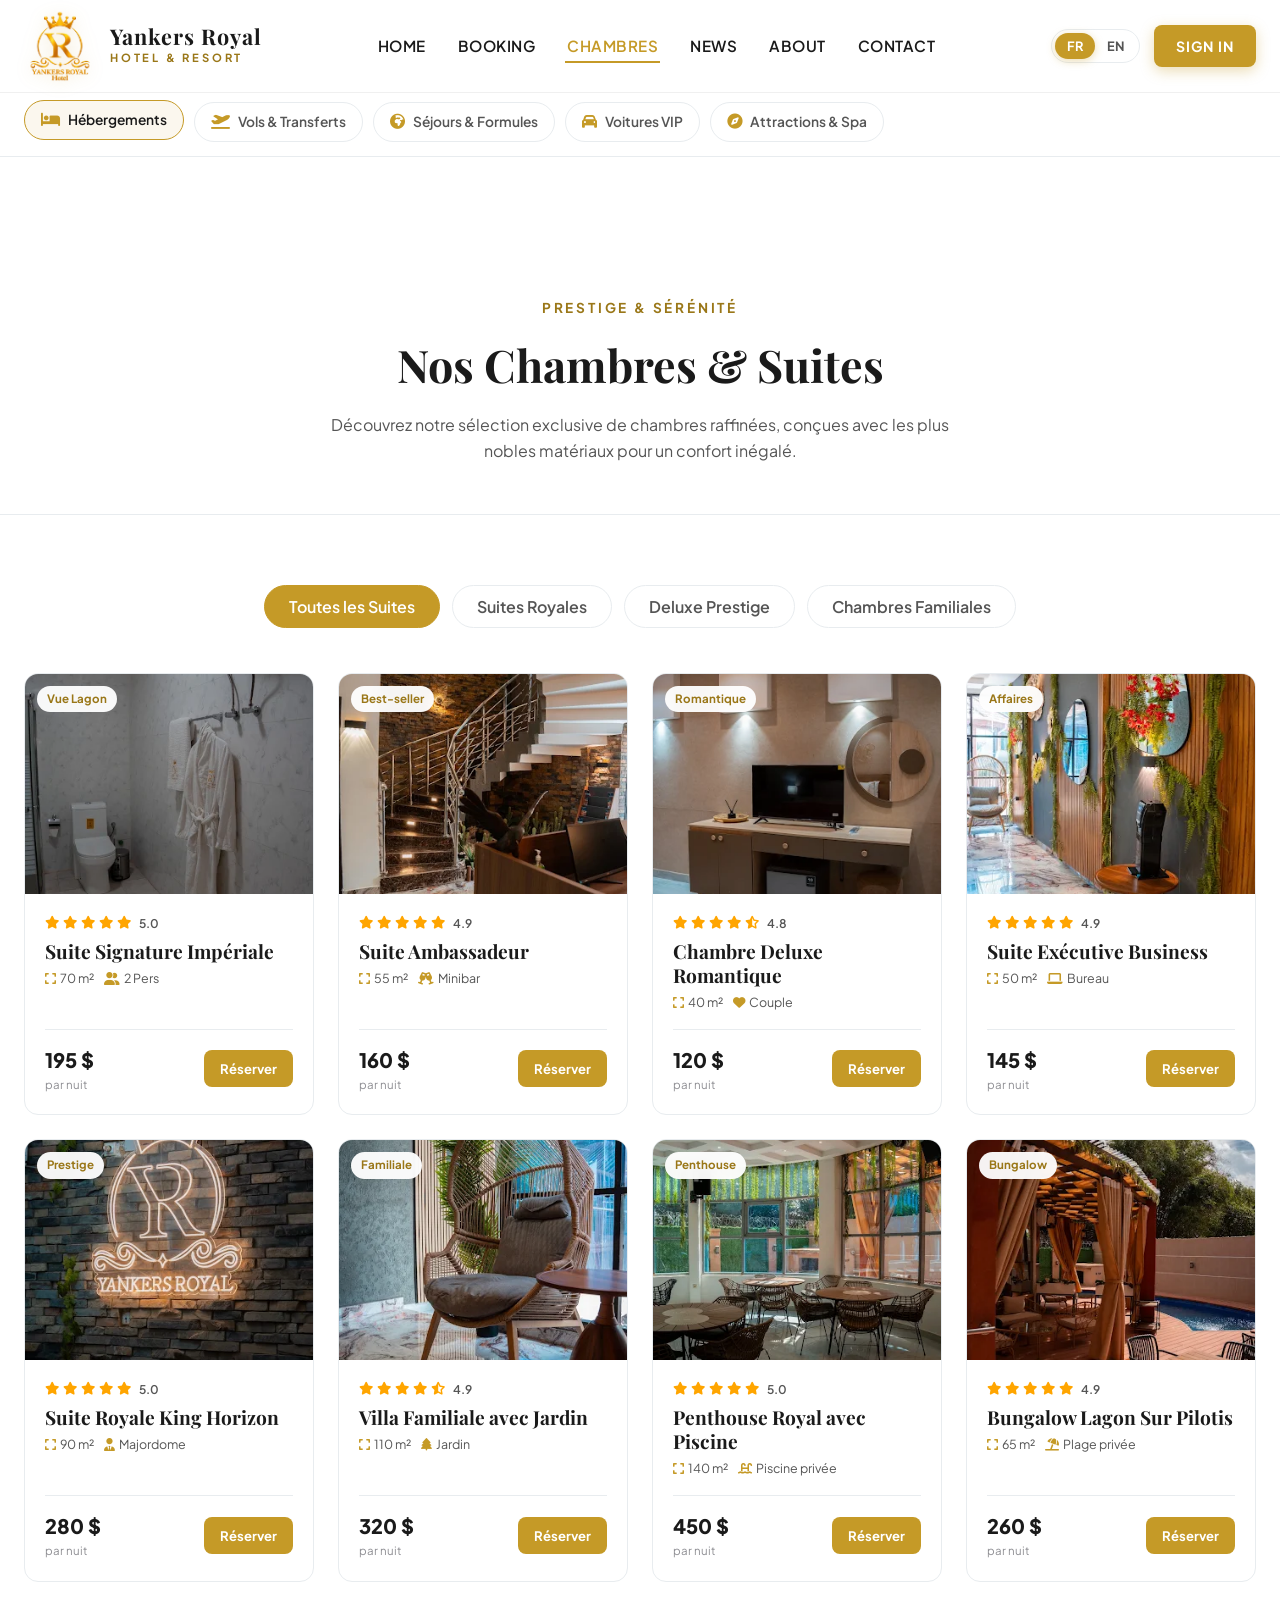
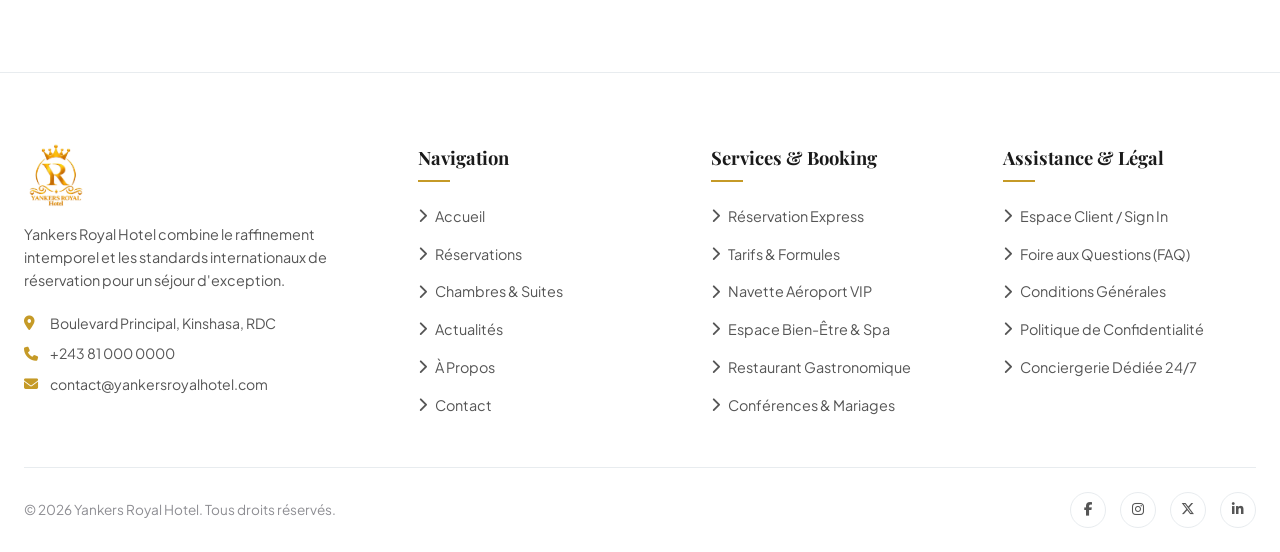
<file: chambres.html>
<!DOCTYPE html>
<html lang="fr">
<head>
  <meta charset="UTF-8">
  <meta name="viewport" content="width=device-width, initial-scale=1.0">
  <title>Chambres & Suites d'Exception - Yankers Royal Hotel</title>
  <link rel="icon" type="image/x-icon" href="assets/ico/favicon.ico">
  
  <link rel="preconnect" href="https://fonts.googleapis.com">
  <link rel="preconnect" href="https://fonts.gstatic.com" crossorigin>
  <link href="https://fonts.googleapis.com/css2?family=Playfair+Display:ital,wght@0,400;0,600;0,700;1,400&family=Plus+Jakarta+Sans:wght@300;400;500;600;700;800&display=swap" rel="stylesheet">
  <link rel="stylesheet" href="https://cdnjs.cloudflare.com/ajax/libs/font-awesome/6.5.1/css/all.min.css">
  <link rel="stylesheet" href="assets/css/style.css">
  
  <style>
    .page-header-simple {
      background: #FFFFFF;
      padding: 140px 0 50px;
      text-align: center;
      border-bottom: 1px solid var(--color-border);
    }
    .page-header-simple h1 {
      font-family: var(--font-serif);
      font-size: 2.8rem;
      margin-bottom: 12px;
      color: var(--color-text-main);
    }
    .rooms-catalog-wrap {
      padding: 70px 0 90px;
    }
    .category-filter-tabs {
      display: flex;
      justify-content: center;
      gap: 12px;
      margin-bottom: 45px;
      flex-wrap: wrap;
    }
    .tab-btn {
      padding: 10px 24px;
      border-radius: var(--radius-full);
      border: 1px solid var(--color-border);
      background: #FFFFFF;
      font-weight: 600;
      color: var(--color-text-muted);
      cursor: pointer;
      transition: var(--transition-smooth);
    }
    .tab-btn.active, .tab-btn:hover {
      background: var(--color-primary);
      color: #FFFFFF;
      border-color: var(--color-primary);
    }
  </style>
</head>
<body>

  <!-- Header -->
  <header class="site-header">
    <div class="nav-container">
      <a href="index.html" class="nav-brand">
        <img src="assets/logo/logo_transparent.png" alt="Yankers Royal Hotel">
        <div class="brand-text">
          <span class="brand-name">Yankers Royal</span>
          <span class="brand-tag">HOTEL & RESORT</span>
        </div>
      </a>
      <nav>
        <ul class="nav-menu">
          <li><a href="index.html" class="nav-link" data-i18n="nav_home">Home</a></li>
          <li><a href="booking.html" class="nav-link" data-i18n="nav_booking">Booking</a></li>
          <li><a href="chambres.html" class="nav-link active" data-i18n="nav_rooms">Chambres</a></li>
          <li><a href="news.html" class="nav-link" data-i18n="nav_news">News</a></li>
          <li><a href="about.html" class="nav-link" data-i18n="nav_about">About</a></li>
          <li><a href="contact.html" class="nav-link" data-i18n="nav_contact">Contact</a></li>
        </ul>
      </nav>
      <div class="nav-actions">
        <!-- Sélecteur de Langue FR / EN -->
        <div class="lang-switch-wrap">
          <button type="button" class="lang-btn active" data-lang="fr">FR</button>
          <button type="button" class="lang-btn" data-lang="en">EN</button>
        </div>

        <a href="signin.html" class="btn-signin" data-i18n="btn_signin">Sign In</a>
        <button class="btn-mobile-toggle" aria-label="Menu Mobile">
          <i class="fa-solid fa-bars"></i>
        </button>
      </div>
    </div>
  </header>

  <!-- Category ribbon -->
  <div class="booking-category-bar">
    <div class="container">
      <div class="category-scroll">
        <a href="booking.html" class="category-pill active"><i class="fa-solid fa-bed"></i> <span data-i18n="ribbon_accommodations">Hébergements</span></a>
        <a href="booking.html?type=vols" class="category-pill"><i class="fa-solid fa-plane-departure"></i> <span data-i18n="ribbon_flights">Vols & Transferts</span></a>
        <a href="booking.html?type=formules" class="category-pill"><i class="fa-solid fa-earth-africa"></i> <span data-i18n="ribbon_packages">Séjours & Formules</span></a>
        <a href="booking.html?type=voitures" class="category-pill"><i class="fa-solid fa-car"></i> <span data-i18n="ribbon_cars">Voitures VIP</span></a>
        <a href="booking.html?type=attractions" class="category-pill"><i class="fa-solid fa-compass"></i> <span data-i18n="ribbon_attractions">Attractions & Spa</span></a>
      </div>
    </div>
  </div>

  <section class="page-header-simple">
    <div class="container">
      <span class="section-subtitle" data-i18n="rooms_banner_sub">Prestige & Sérénité</span>
      <h1 data-i18n="rooms_banner_title">Nos Chambres & Suites</h1>
      <p style="color: var(--color-text-muted); max-width: 650px; margin: 0 auto;" data-i18n="rooms_banner_desc">
        Découvrez notre sélection exclusive de chambres raffinées, conçues avec les plus nobles matériaux pour un confort inégalé.
      </p>
    </div>
  </section>

  <main class="rooms-catalog-wrap">
    <div class="container">
      
      <div class="category-filter-tabs">
        <button class="tab-btn active" data-i18n="tab_all">Toutes les Suites</button>
        <button class="tab-btn" data-i18n="tab_royal">Suites Royales</button>
        <button class="tab-btn" data-i18n="tab_deluxe">Deluxe Prestige</button>
        <button class="tab-btn" data-i18n="tab_family">Chambres Familiales</button>
      </div>

      <div class="gallery-grid-4cols">
        <!-- Room 1 -->
        <article class="hospitality-card">
          <div class="hospitality-thumb-wrap">
            <span class="hospitality-badge">Vue Lagon</span>
            <img src="assets/img/unnamed (6).webp" alt="Suite Signature Impériale" class="hospitality-thumb">
          </div>
          <div class="hospitality-details">
            <div class="hospitality-rating"><i class="fa-solid fa-star"></i><i class="fa-solid fa-star"></i><i class="fa-solid fa-star"></i><i class="fa-solid fa-star"></i><i class="fa-solid fa-star"></i> <span>5.0</span></div>
            <h3 class="hospitality-name">Suite Signature Impériale</h3>
            <div class="hospitality-features">
              <span><i class="fa-solid fa-expand"></i> 70 m²</span>
              <span><i class="fa-solid fa-user-group"></i> 2 Pers</span>
            </div>
            <div class="hospitality-footer">
              <div class="hospitality-price"><span class="price-val">195 $</span><span class="price-sub" data-i18n="per_night">par nuit</span></div>
              <a href="booking.html?room=signature" class="btn-book-room" data-i18n="btn_book_now">Réserver</a>
            </div>
          </div>
        </article>

        <!-- Room 2 -->
        <article class="hospitality-card">
          <div class="hospitality-thumb-wrap">
            <span class="hospitality-badge">Best-seller</span>
            <img src="assets/img/unnamed (7).webp" alt="Suite Ambassadeur" class="hospitality-thumb">
          </div>
          <div class="hospitality-details">
            <div class="hospitality-rating"><i class="fa-solid fa-star"></i><i class="fa-solid fa-star"></i><i class="fa-solid fa-star"></i><i class="fa-solid fa-star"></i><i class="fa-solid fa-star"></i> <span>4.9</span></div>
            <h3 class="hospitality-name">Suite Ambassadeur</h3>
            <div class="hospitality-features">
              <span><i class="fa-solid fa-expand"></i> 55 m²</span>
              <span><i class="fa-solid fa-champagne-glasses"></i> Minibar</span>
            </div>
            <div class="hospitality-footer">
              <div class="hospitality-price"><span class="price-val">160 $</span><span class="price-sub" data-i18n="per_night">par nuit</span></div>
              <a href="booking.html?room=ambassadeur" class="btn-book-room" data-i18n="btn_book_now">Réserver</a>
            </div>
          </div>
        </article>

        <!-- Room 3 -->
        <article class="hospitality-card">
          <div class="hospitality-thumb-wrap">
            <span class="hospitality-badge">Romantique</span>
            <img src="assets/img/unnamed (8).webp" alt="Chambre Deluxe Romantique" class="hospitality-thumb">
          </div>
          <div class="hospitality-details">
            <div class="hospitality-rating"><i class="fa-solid fa-star"></i><i class="fa-solid fa-star"></i><i class="fa-solid fa-star"></i><i class="fa-solid fa-star"></i><i class="fa-solid fa-star-half-stroke"></i> <span>4.8</span></div>
            <h3 class="hospitality-name">Chambre Deluxe Romantique</h3>
            <div class="hospitality-features">
              <span><i class="fa-solid fa-expand"></i> 40 m²</span>
              <span><i class="fa-solid fa-heart"></i> Couple</span>
            </div>
            <div class="hospitality-footer">
              <div class="hospitality-price"><span class="price-val">120 $</span><span class="price-sub" data-i18n="per_night">par nuit</span></div>
              <a href="booking.html?room=romantique" class="btn-book-room" data-i18n="btn_book_now">Réserver</a>
            </div>
          </div>
        </article>

        <!-- Room 4 -->
        <article class="hospitality-card">
          <div class="hospitality-thumb-wrap">
            <span class="hospitality-badge">Affaires</span>
            <img src="assets/img/unnamed (9).webp" alt="Suite Exécutive Business" class="hospitality-thumb">
          </div>
          <div class="hospitality-details">
            <div class="hospitality-rating"><i class="fa-solid fa-star"></i><i class="fa-solid fa-star"></i><i class="fa-solid fa-star"></i><i class="fa-solid fa-star"></i><i class="fa-solid fa-star"></i> <span>4.9</span></div>
            <h3 class="hospitality-name">Suite Exécutive Business</h3>
            <div class="hospitality-features">
              <span><i class="fa-solid fa-expand"></i> 50 m²</span>
              <span><i class="fa-solid fa-laptop"></i> Bureau</span>
            </div>
            <div class="hospitality-footer">
              <div class="hospitality-price"><span class="price-val">145 $</span><span class="price-sub" data-i18n="per_night">par nuit</span></div>
              <a href="booking.html?room=business" class="btn-book-room" data-i18n="btn_book_now">Réserver</a>
            </div>
          </div>
        </article>

        <!-- Room 5 -->
        <article class="hospitality-card">
          <div class="hospitality-thumb-wrap">
            <span class="hospitality-badge">Prestige</span>
            <img src="assets/img/unnamed (10).webp" alt="Suite Royale King Horizon" class="hospitality-thumb">
          </div>
          <div class="hospitality-details">
            <div class="hospitality-rating"><i class="fa-solid fa-star"></i><i class="fa-solid fa-star"></i><i class="fa-solid fa-star"></i><i class="fa-solid fa-star"></i><i class="fa-solid fa-star"></i> <span>5.0</span></div>
            <h3 class="hospitality-name">Suite Royale King Horizon</h3>
            <div class="hospitality-features">
              <span><i class="fa-solid fa-expand"></i> 90 m²</span>
              <span><i class="fa-solid fa-user-tie"></i> Majordome</span>
            </div>
            <div class="hospitality-footer">
              <div class="hospitality-price"><span class="price-val">280 $</span><span class="price-sub" data-i18n="per_night">par nuit</span></div>
              <a href="booking.html?room=horizon" class="btn-book-room" data-i18n="btn_book_now">Réserver</a>
            </div>
          </div>
        </article>

        <!-- Room 6 -->
        <article class="hospitality-card">
          <div class="hospitality-thumb-wrap">
            <span class="hospitality-badge">Familiale</span>
            <img src="assets/img/unnamed (11).webp" alt="Villa Familiale avec Jardin" class="hospitality-thumb">
          </div>
          <div class="hospitality-details">
            <div class="hospitality-rating"><i class="fa-solid fa-star"></i><i class="fa-solid fa-star"></i><i class="fa-solid fa-star"></i><i class="fa-solid fa-star"></i><i class="fa-solid fa-star-half-stroke"></i> <span>4.9</span></div>
            <h3 class="hospitality-name">Villa Familiale avec Jardin</h3>
            <div class="hospitality-features">
              <span><i class="fa-solid fa-expand"></i> 110 m²</span>
              <span><i class="fa-solid fa-tree"></i> Jardin</span>
            </div>
            <div class="hospitality-footer">
              <div class="hospitality-price"><span class="price-val">320 $</span><span class="price-sub" data-i18n="per_night">par nuit</span></div>
              <a href="booking.html?room=villa" class="btn-book-room" data-i18n="btn_book_now">Réserver</a>
            </div>
          </div>
        </article>

        <!-- Room 7 -->
        <article class="hospitality-card">
          <div class="hospitality-thumb-wrap">
            <span class="hospitality-badge">Penthouse</span>
            <img src="assets/img/unnamed (4).webp" alt="Penthouse Royal avec Piscine" class="hospitality-thumb">
          </div>
          <div class="hospitality-details">
            <div class="hospitality-rating"><i class="fa-solid fa-star"></i><i class="fa-solid fa-star"></i><i class="fa-solid fa-star"></i><i class="fa-solid fa-star"></i><i class="fa-solid fa-star"></i> <span>5.0</span></div>
            <h3 class="hospitality-name">Penthouse Royal avec Piscine</h3>
            <div class="hospitality-features">
              <span><i class="fa-solid fa-expand"></i> 140 m²</span>
              <span><i class="fa-solid fa-water-ladder"></i> Piscine privée</span>
            </div>
            <div class="hospitality-footer">
              <div class="hospitality-price"><span class="price-val">450 $</span><span class="price-sub" data-i18n="per_night">par nuit</span></div>
              <a href="booking.html?room=penthouse" class="btn-book-room" data-i18n="btn_book_now">Réserver</a>
            </div>
          </div>
        </article>

        <!-- Room 8 -->
        <article class="hospitality-card">
          <div class="hospitality-thumb-wrap">
            <span class="hospitality-badge">Bungalow</span>
            <img src="assets/img/unnamed.webp" alt="Bungalow Lagon Sur Pilotis" class="hospitality-thumb">
          </div>
          <div class="hospitality-details">
            <div class="hospitality-rating"><i class="fa-solid fa-star"></i><i class="fa-solid fa-star"></i><i class="fa-solid fa-star"></i><i class="fa-solid fa-star"></i><i class="fa-solid fa-star"></i> <span>4.9</span></div>
            <h3 class="hospitality-name">Bungalow Lagon Sur Pilotis</h3>
            <div class="hospitality-features">
              <span><i class="fa-solid fa-expand"></i> 65 m²</span>
              <span><i class="fa-solid fa-umbrella-beach"></i> Plage privée</span>
            </div>
            <div class="hospitality-footer">
              <div class="hospitality-price"><span class="price-val">260 $</span><span class="price-sub" data-i18n="per_night">par nuit</span></div>
              <a href="booking.html?room=bungalow" class="btn-book-room" data-i18n="btn_book_now">Réserver</a>
            </div>
          </div>
        </article>
      </div>

    </div>
  </main>

  <!-- Footer Standardisé -->
  <footer class="site-footer">
    <div class="container">
      <div class="footer-top">
        <div class="footer-brand">
          <img src="assets/logo/logo_transparent.png" alt="Yankers Royal Hotel">
          <p data-i18n="footer_desc">
            Yankers Royal Hotel combine le raffinement intemporel et les standards internationaux de réservation pour un séjour d'exception.
          </p>
          <div class="footer-contacts-list">
            <span><i class="fa-solid fa-location-dot"></i> Boulevard Principal, Kinshasa, RDC</span>
            <span><i class="fa-solid fa-phone"></i> +243 81 000 0000</span>
            <span><i class="fa-solid fa-envelope"></i> contact@yankersroyalhotel.com</span>
          </div>
        </div>

        <div class="footer-col">
          <h3 data-i18n="footer_nav">Navigation</h3>
          <ul class="footer-links">
            <li><a href="index.html"><i class="fa-solid fa-chevron-right"></i> <span data-i18n="footer_home">Accueil</span></a></li>
            <li><a href="booking.html"><i class="fa-solid fa-chevron-right"></i> <span data-i18n="footer_booking">Réservations</span></a></li>
            <li><a href="chambres.html"><i class="fa-solid fa-chevron-right"></i> <span data-i18n="footer_rooms">Chambres & Suites</span></a></li>
            <li><a href="news.html"><i class="fa-solid fa-chevron-right"></i> <span data-i18n="footer_news">Actualités</span></a></li>
            <li><a href="about.html"><i class="fa-solid fa-chevron-right"></i> <span data-i18n="footer_about">À Propos</span></a></li>
            <li><a href="contact.html"><i class="fa-solid fa-chevron-right"></i> <span data-i18n="footer_contact">Contact</span></a></li>
          </ul>
        </div>

        <div class="footer-col">
          <h3 data-i18n="footer_services">Services & Booking</h3>
          <ul class="footer-links">
            <li><a href="booking.html?filter=suite"><i class="fa-solid fa-chevron-right"></i> <span data-i18n="footer_express">Réservation Express</span></a></li>
            <li><a href="chambres.html#tarifs"><i class="fa-solid fa-chevron-right"></i> <span data-i18n="footer_rates">Tarifs & Formules</span></a></li>
            <li><a href="booking.html?type=vols"><i class="fa-solid fa-chevron-right"></i> <span data-i18n="footer_shuttle">Navette Aéroport VIP</span></a></li>
            <li><a href="about.html#spa"><i class="fa-solid fa-chevron-right"></i> <span data-i18n="footer_spa">Espace Bien-Être & Spa</span></a></li>
            <li><a href="about.html#restaurant"><i class="fa-solid fa-chevron-right"></i> <span data-i18n="footer_restaurant">Restaurant Gastronomique</span></a></li>
            <li><a href="contact.html#evenements"><i class="fa-solid fa-chevron-right"></i> <span data-i18n="footer_events">Conférences & Mariages</span></a></li>
          </ul>
        </div>

        <div class="footer-col">
          <h3 data-i18n="footer_legal">Assistance & Légal</h3>
          <ul class="footer-links">
            <li><a href="signin.html"><i class="fa-solid fa-chevron-right"></i> <span data-i18n="footer_client_space">Espace Client / Sign In</span></a></li>
            <li><a href="contact.html#faq"><i class="fa-solid fa-chevron-right"></i> <span data-i18n="footer_faq">Foire aux Questions (FAQ)</span></a></li>
            <li><a href="contact.html#conditions"><i class="fa-solid fa-chevron-right"></i> <span data-i18n="footer_terms">Conditions Générales</span></a></li>
            <li><a href="contact.html#politique"><i class="fa-solid fa-chevron-right"></i> <span data-i18n="footer_privacy">Politique de Confidentialité</span></a></li>
            <li><a href="contact.html#support"><i class="fa-solid fa-chevron-right"></i> <span data-i18n="footer_support">Conciergerie Dédiée 24/7</span></a></li>
          </ul>
        </div>
      </div>

      <div class="footer-bottom">
        <p data-i18n="footer_copy">&copy; 2026 Yankers Royal Hotel. Tous droits réservés.</p>
        <div class="footer-social-row">
          <a href="#" aria-label="Facebook"><i class="fa-brands fa-facebook-f"></i></a>
          <a href="#" aria-label="Instagram"><i class="fa-brands fa-instagram"></i></a>
          <a href="#" aria-label="Twitter"><i class="fa-brands fa-x-twitter"></i></a>
          <a href="#" aria-label="LinkedIn"><i class="fa-brands fa-linkedin-in"></i></a>
        </div>
      </div>
    </div>
  </footer>

  <script src="assets/js/main.js"></script>
</body>
</html>
</file>
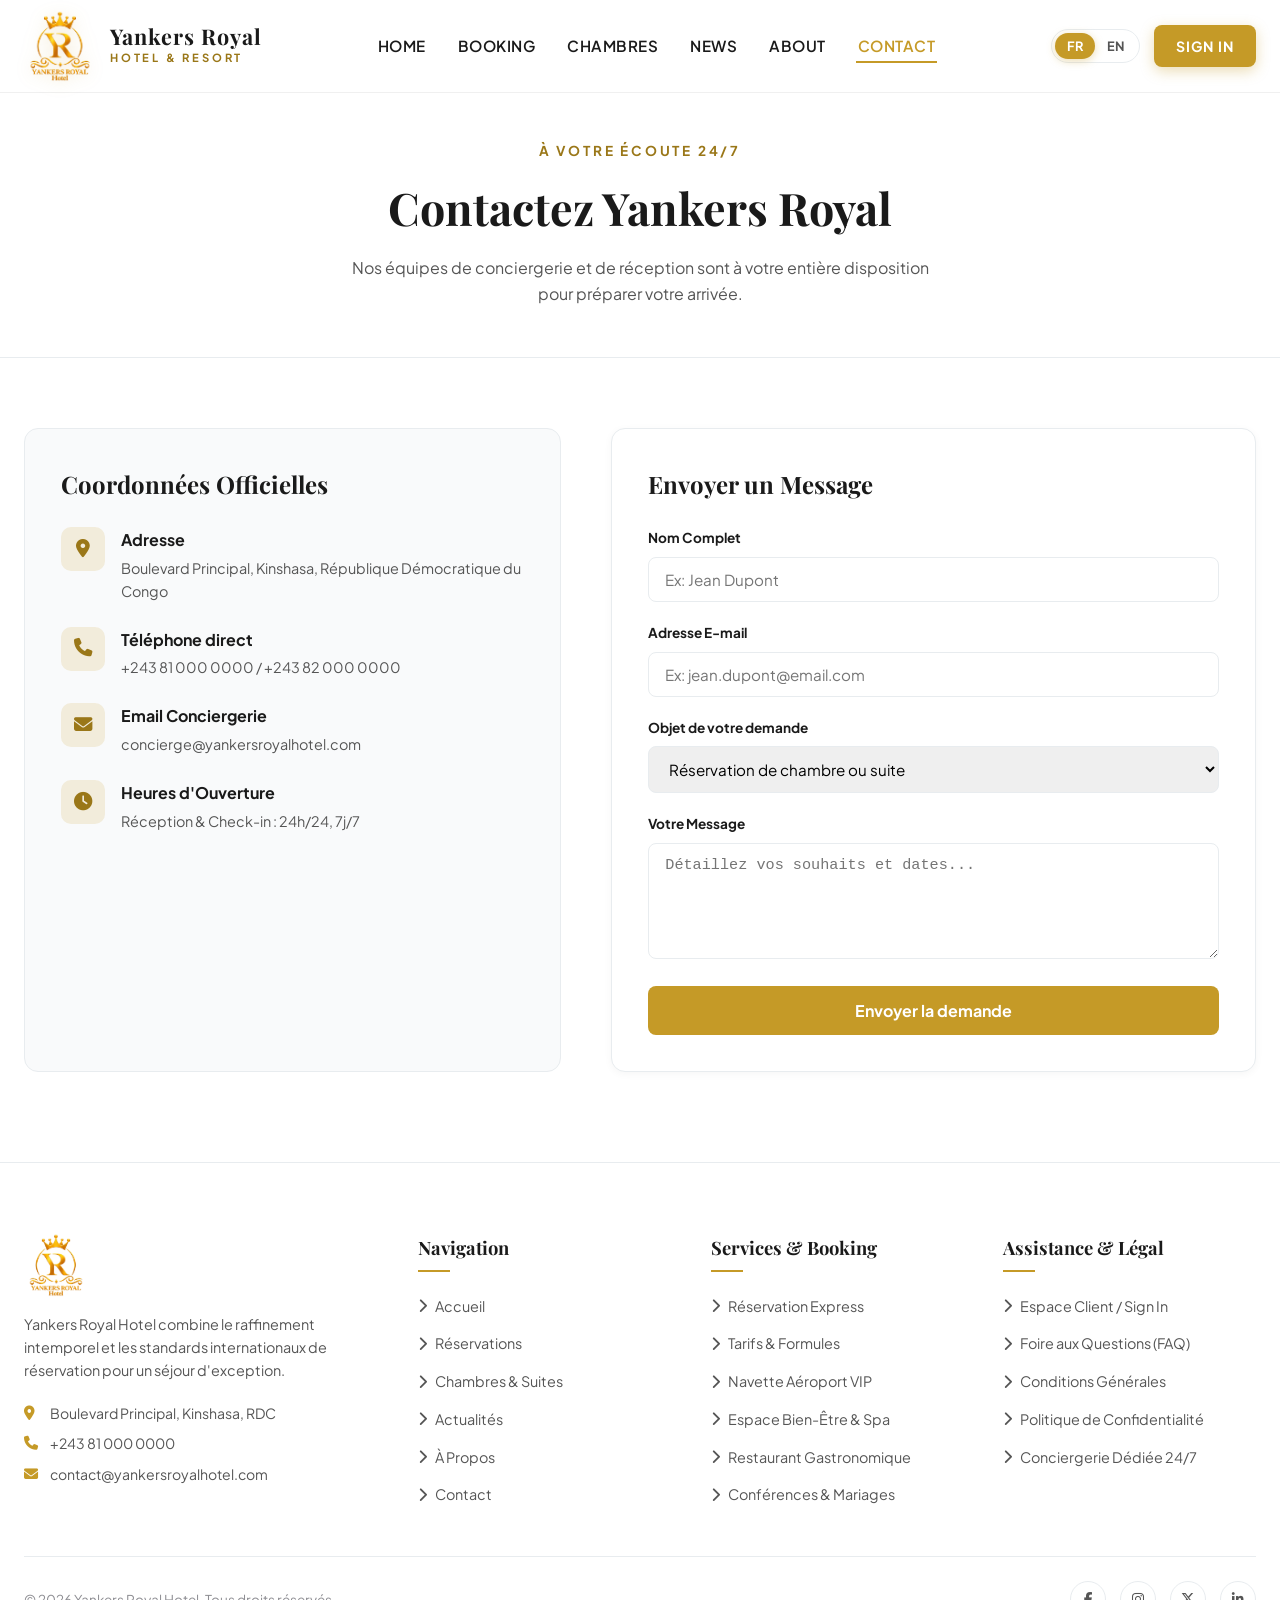
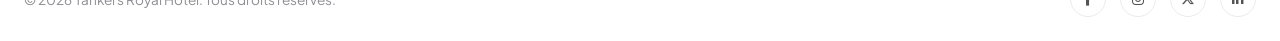
<file: contact.html>
<!DOCTYPE html>
<html lang="fr">
<head>
  <meta charset="UTF-8">
  <meta name="viewport" content="width=device-width, initial-scale=1.0">
  <title>Contact & Accès - Yankers Royal Hotel</title>
  <link rel="icon" type="image/x-icon" href="assets/ico/favicon.ico">
  
  <link rel="preconnect" href="https://fonts.googleapis.com">
  <link rel="preconnect" href="https://fonts.gstatic.com" crossorigin>
  <link href="https://fonts.googleapis.com/css2?family=Playfair+Display:ital,wght@0,400;0,600;0,700;1,400&family=Plus+Jakarta+Sans:wght@300;400;500;600;700;800&display=swap" rel="stylesheet">
  <link rel="stylesheet" href="https://cdnjs.cloudflare.com/ajax/libs/font-awesome/6.5.1/css/all.min.css">
  <link rel="stylesheet" href="assets/css/style.css">
  
  <style>
    .contact-hero {
      background: #FFFFFF;
      padding: 140px 0 50px;
      text-align: center;
      border-bottom: 1px solid var(--color-border);
    }
    .contact-layout {
      display: grid;
      grid-template-columns: 1fr 1.2fr;
      gap: 50px;
      padding: 70px 0 90px;
    }
    .contact-info-card {
      background: var(--color-bg-alt);
      border-radius: var(--radius-md);
      padding: 36px;
      border: 1px solid var(--color-border);
    }
    .contact-channel {
      display: flex;
      align-items: flex-start;
      gap: 16px;
      margin-bottom: 24px;
    }
    .channel-icon {
      width: 44px;
      height: 44px;
      background: rgba(197, 154, 39, 0.15);
      color: var(--color-primary-dark);
      border-radius: 10px;
      display: flex;
      align-items: center;
      justify-content: center;
      font-size: 1.15rem;
      flex-shrink: 0;
    }
    .contact-form {
      background: #FFFFFF;
      border: 1px solid var(--color-border);
      border-radius: var(--radius-md);
      padding: 36px;
      box-shadow: var(--shadow-sm);
    }
    .form-group {
      margin-bottom: 20px;
    }
    .form-group label {
      display: block;
      font-size: 0.85rem;
      font-weight: 700;
      color: var(--color-text-main);
      margin-bottom: 8px;
    }
    .form-group input, .form-group textarea, .form-group select {
      width: 100%;
      padding: 12px 16px;
      border: 1px solid var(--color-border);
      border-radius: var(--radius-sm);
      font-size: 0.95rem;
      outline: none;
      transition: var(--transition-smooth);
    }
    .form-group input:focus, .form-group textarea:focus {
      border-color: var(--color-primary);
    }
    .btn-send {
      background: var(--color-primary);
      color: #FFFFFF;
      border: none;
      padding: 14px 32px;
      border-radius: var(--radius-sm);
      font-weight: 700;
      cursor: pointer;
      transition: var(--transition-smooth);
      width: 100%;
    }
    .btn-send:hover {
      background: var(--color-primary-dark);
      box-shadow: 0 4px 14px var(--color-primary-glow);
    }
    @media (max-width: 900px) {
      .contact-layout { grid-template-columns: 1fr; }
    }
  </style>
</head>
<body>

  <!-- Header -->
  <header class="site-header">
    <div class="nav-container">
      <a href="index.html" class="nav-brand">
        <img src="assets/logo/logo_transparent.png" alt="Yankers Royal Hotel">
        <div class="brand-text">
          <span class="brand-name">Yankers Royal</span>
          <span class="brand-tag">HOTEL & RESORT</span>
        </div>
      </a>
      <nav>
        <ul class="nav-menu">
          <li><a href="index.html" class="nav-link" data-i18n="nav_home">Home</a></li>
          <li><a href="booking.html" class="nav-link" data-i18n="nav_booking">Booking</a></li>
          <li><a href="chambres.html" class="nav-link" data-i18n="nav_rooms">Chambres</a></li>
          <li><a href="news.html" class="nav-link" data-i18n="nav_news">News</a></li>
          <li><a href="about.html" class="nav-link" data-i18n="nav_about">About</a></li>
          <li><a href="contact.html" class="nav-link active" data-i18n="nav_contact">Contact</a></li>
        </ul>
      </nav>
      <div class="nav-actions">
        <!-- Bouton Sélecteur de Langue FR / EN -->
        <div class="lang-switch-wrap">
          <button type="button" class="lang-btn active" data-lang="fr">FR</button>
          <button type="button" class="lang-btn" data-lang="en">EN</button>
        </div>

        <a href="signin.html" class="btn-signin" data-i18n="btn_signin">Sign In</a>
        <button class="btn-mobile-toggle" aria-label="Menu Mobile">
          <i class="fa-solid fa-bars"></i>
        </button>
      </div>
    </div>
  </header>

  <section class="contact-hero">
    <div class="container">
      <span class="section-subtitle" data-i18n="contact_banner_sub">À Votre Écoute 24/7</span>
      <h1 style="font-family: var(--font-serif); font-size: 2.8rem; margin-bottom: 12px;" data-i18n="contact_banner_title">Contactez Yankers Royal</h1>
      <p style="color: var(--color-text-muted); max-width: 600px; margin: 0 auto;" data-i18n="contact_banner_desc">
        Nos équipes de conciergerie et de réception sont à votre entière disposition pour préparer votre arrivée.
      </p>
    </div>
  </section>

  <main class="container">
    <div class="contact-layout">
      <!-- Info Left -->
      <div class="contact-info-card">
        <h3 style="font-family: var(--font-serif); font-size: 1.5rem; margin-bottom: 24px;" data-i18n="contact_info_title">Coordonnées Officielles</h3>
        
        <div class="contact-channel">
          <div class="channel-icon"><i class="fa-solid fa-location-dot"></i></div>
          <div>
            <h4 style="font-size: 1rem; font-weight: 700; margin-bottom: 4px;" data-i18n="contact_address_label">Adresse</h4>
            <p style="color: var(--color-text-muted); font-size: 0.9rem;">Boulevard Principal, Kinshasa, République Démocratique du Congo</p>
          </div>
        </div>

        <div class="contact-channel">
          <div class="channel-icon"><i class="fa-solid fa-phone"></i></div>
          <div>
            <h4 style="font-size: 1rem; font-weight: 700; margin-bottom: 4px;" data-i18n="contact_phone_label">Téléphone direct</h4>
            <p style="color: var(--color-text-muted); font-size: 0.9rem;">+243 81 000 0000 / +243 82 000 0000</p>
          </div>
        </div>

        <div class="contact-channel">
          <div class="channel-icon"><i class="fa-solid fa-envelope"></i></div>
          <div>
            <h4 style="font-size: 1rem; font-weight: 700; margin-bottom: 4px;" data-i18n="contact_email_label">Email Conciergerie</h4>
            <p style="color: var(--color-text-muted); font-size: 0.9rem;">concierge@yankersroyalhotel.com</p>
          </div>
        </div>

        <div class="contact-channel">
          <div class="channel-icon"><i class="fa-solid fa-clock"></i></div>
          <div>
            <h4 style="font-size: 1rem; font-weight: 700; margin-bottom: 4px;" data-i18n="contact_hours_label">Heures d'Ouverture</h4>
            <p style="color: var(--color-text-muted); font-size: 0.9rem;" data-i18n="contact_hours_val">Réception & Check-in : 24h/24, 7j/7</p>
          </div>
        </div>
      </div>

      <!-- Form Right -->
      <form class="contact-form" onsubmit="event.preventDefault(); alert('Merci pour votre message ! Notre conciergerie vous répondra dans les plus brefs délais.');">
        <h3 style="font-family: var(--font-serif); font-size: 1.5rem; margin-bottom: 24px;" data-i18n="contact_form_title">Envoyer un Message</h3>
        <div class="form-group">
          <label data-i18n="contact_name_label">Nom Complet</label>
          <input type="text" placeholder="Ex: Jean Dupont" required>
        </div>
        <div class="form-group">
          <label data-i18n="contact_email_field">Adresse E-mail</label>
          <input type="email" placeholder="Ex: jean.dupont@email.com" required>
        </div>
        <div class="form-group">
          <label data-i18n="contact_subject_label">Objet de votre demande</label>
          <select>
            <option>Réservation de chambre ou suite</option>
            <option>Événement, Mariage ou Séminaire</option>
            <option>Demande d'information générale</option>
            <option>Service conciergerie VIP</option>
          </select>
        </div>
        <div class="form-group">
          <label data-i18n="contact_msg_label">Votre Message</label>
          <textarea rows="5" placeholder="Détaillez vos souhaits et dates..." required></textarea>
        </div>
        <button type="submit" class="btn-send" data-i18n="contact_btn_send">Envoyer la demande</button>
      </form>
    </div>
  </main>

  <!-- Footer Standardisé -->
  <footer class="site-footer">
    <div class="container">
      <div class="footer-top">
        <div class="footer-brand">
          <img src="assets/logo/logo_transparent.png" alt="Yankers Royal Hotel">
          <p data-i18n="footer_desc">
            Yankers Royal Hotel combine le raffinement intemporel et les standards internationaux de réservation pour un séjour d'exception.
          </p>
          <div class="footer-contacts-list">
            <span><i class="fa-solid fa-location-dot"></i> Boulevard Principal, Kinshasa, RDC</span>
            <span><i class="fa-solid fa-phone"></i> +243 81 000 0000</span>
            <span><i class="fa-solid fa-envelope"></i> contact@yankersroyalhotel.com</span>
          </div>
        </div>

        <div class="footer-col">
          <h3 data-i18n="footer_nav">Navigation</h3>
          <ul class="footer-links">
            <li><a href="index.html"><i class="fa-solid fa-chevron-right"></i> <span data-i18n="footer_home">Accueil</span></a></li>
            <li><a href="booking.html"><i class="fa-solid fa-chevron-right"></i> <span data-i18n="footer_booking">Réservations</span></a></li>
            <li><a href="chambres.html"><i class="fa-solid fa-chevron-right"></i> <span data-i18n="footer_rooms">Chambres & Suites</span></a></li>
            <li><a href="news.html"><i class="fa-solid fa-chevron-right"></i> <span data-i18n="footer_news">Actualités</span></a></li>
            <li><a href="about.html"><i class="fa-solid fa-chevron-right"></i> <span data-i18n="footer_about">À Propos</span></a></li>
            <li><a href="contact.html"><i class="fa-solid fa-chevron-right"></i> <span data-i18n="footer_contact">Contact</span></a></li>
          </ul>
        </div>

        <div class="footer-col">
          <h3 data-i18n="footer_services">Services & Booking</h3>
          <ul class="footer-links">
            <li><a href="booking.html?filter=suite"><i class="fa-solid fa-chevron-right"></i> <span data-i18n="footer_express">Réservation Express</span></a></li>
            <li><a href="chambres.html#tarifs"><i class="fa-solid fa-chevron-right"></i> <span data-i18n="footer_rates">Tarifs & Formules</span></a></li>
            <li><a href="booking.html?type=vols"><i class="fa-solid fa-chevron-right"></i> <span data-i18n="footer_shuttle">Navette Aéroport VIP</span></a></li>
            <li><a href="about.html#spa"><i class="fa-solid fa-chevron-right"></i> <span data-i18n="footer_spa">Espace Bien-Être & Spa</span></a></li>
            <li><a href="about.html#restaurant"><i class="fa-solid fa-chevron-right"></i> <span data-i18n="footer_restaurant">Restaurant Gastronomique</span></a></li>
            <li><a href="contact.html#evenements"><i class="fa-solid fa-chevron-right"></i> <span data-i18n="footer_events">Conférences & Mariages</span></a></li>
          </ul>
        </div>

        <div class="footer-col">
          <h3 data-i18n="footer_legal">Assistance & Légal</h3>
          <ul class="footer-links">
            <li><a href="signin.html"><i class="fa-solid fa-chevron-right"></i> <span data-i18n="footer_client_space">Espace Client / Sign In</span></a></li>
            <li><a href="contact.html#faq"><i class="fa-solid fa-chevron-right"></i> <span data-i18n="footer_faq">Foire aux Questions (FAQ)</span></a></li>
            <li><a href="contact.html#conditions"><i class="fa-solid fa-chevron-right"></i> <span data-i18n="footer_terms">Conditions Générales</span></a></li>
            <li><a href="contact.html#politique"><i class="fa-solid fa-chevron-right"></i> <span data-i18n="footer_privacy">Politique de Confidentialité</span></a></li>
            <li><a href="contact.html#support"><i class="fa-solid fa-chevron-right"></i> <span data-i18n="footer_support">Conciergerie Dédiée 24/7</span></a></li>
          </ul>
        </div>
      </div>

      <div class="footer-bottom">
        <p data-i18n="footer_copy">&copy; 2026 Yankers Royal Hotel. Tous droits réservés.</p>
        <div class="footer-social-row">
          <a href="#" aria-label="Facebook"><i class="fa-brands fa-facebook-f"></i></a>
          <a href="#" aria-label="Instagram"><i class="fa-brands fa-instagram"></i></a>
          <a href="#" aria-label="Twitter"><i class="fa-brands fa-x-twitter"></i></a>
          <a href="#" aria-label="LinkedIn"><i class="fa-brands fa-linkedin-in"></i></a>
        </div>
      </div>
    </div>
  </footer>

  <script src="assets/js/main.js"></script>
</body>
</html>
</file>
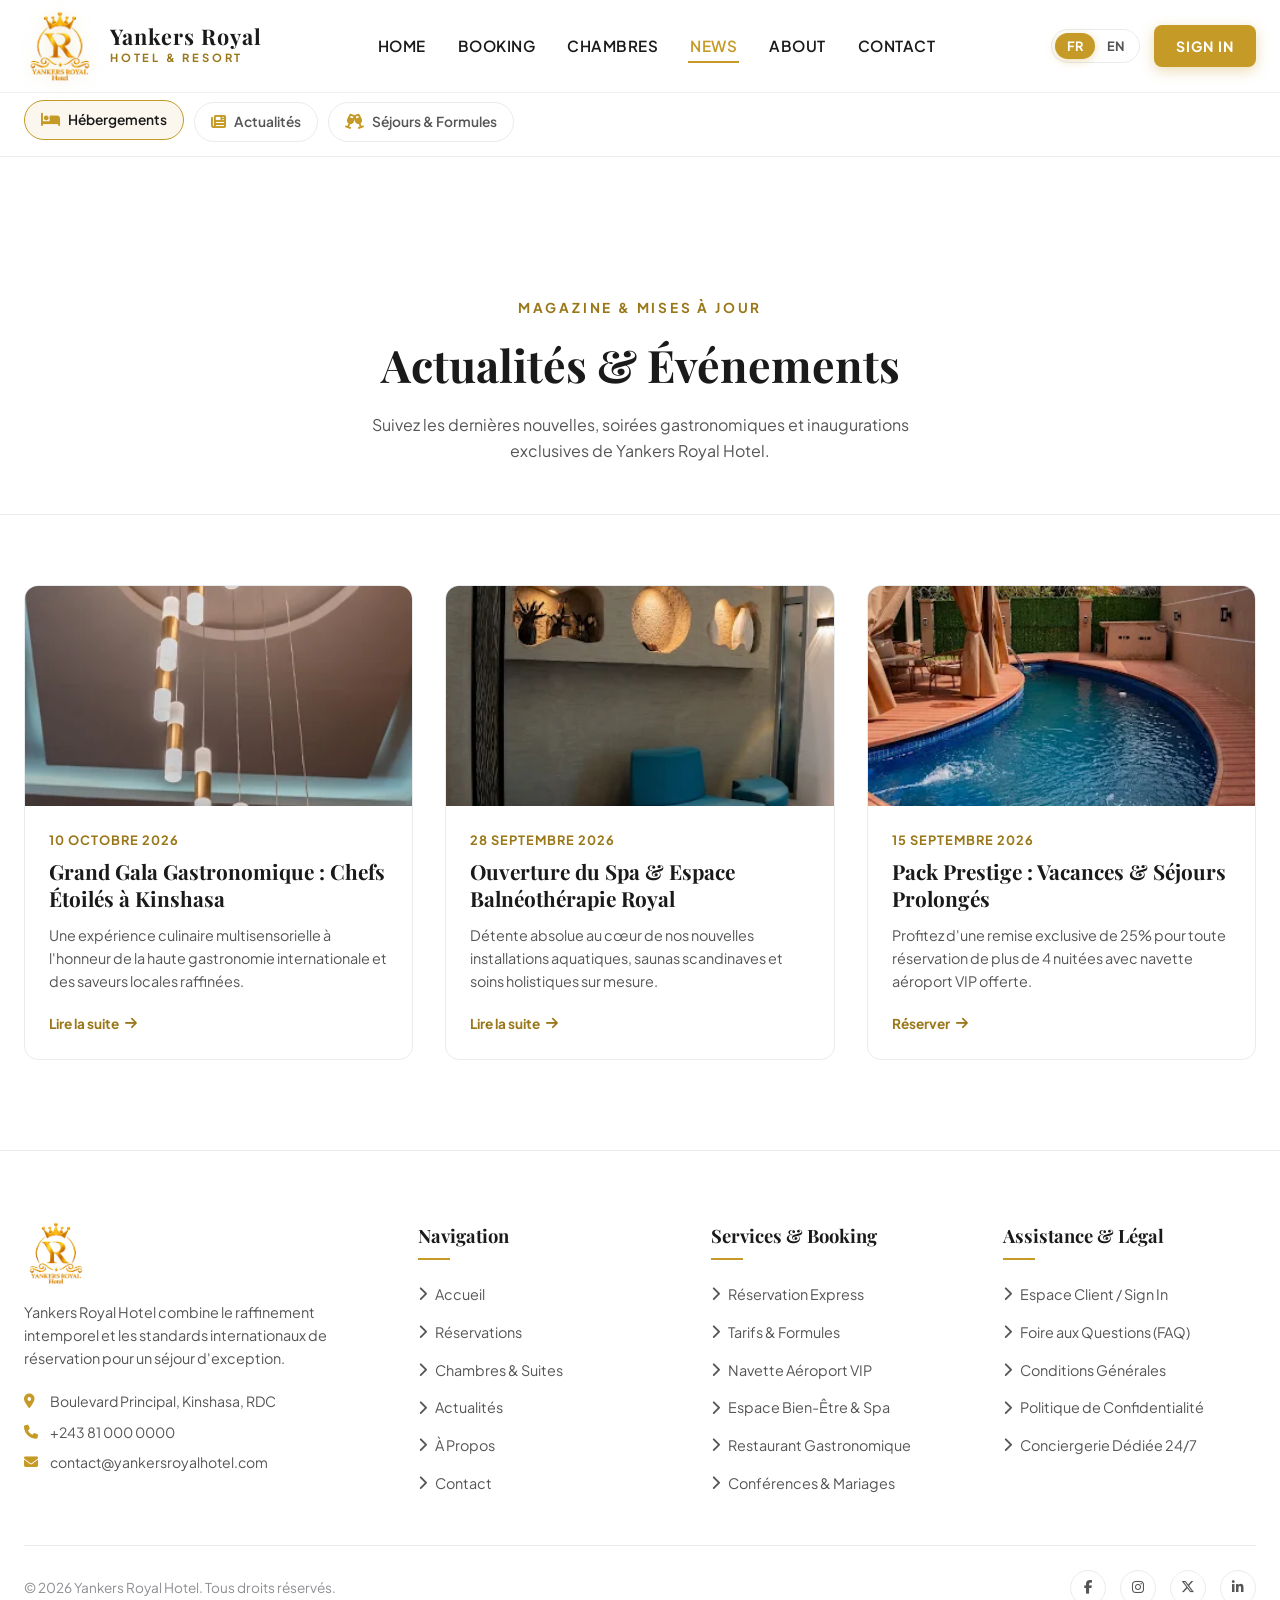
<file: news.html>
<!DOCTYPE html>
<html lang="fr">
<head>
  <meta charset="UTF-8">
  <meta name="viewport" content="width=device-width, initial-scale=1.0">
  <title>Actualités & Événements - Yankers Royal Hotel</title>
  <link rel="icon" type="image/x-icon" href="assets/ico/favicon.ico">
  
  <link rel="preconnect" href="https://fonts.googleapis.com">
  <link rel="preconnect" href="https://fonts.gstatic.com" crossorigin>
  <link href="https://fonts.googleapis.com/css2?family=Playfair+Display:ital,wght@0,400;0,600;0,700;1,400&family=Plus+Jakarta+Sans:wght@300;400;500;600;700;800&display=swap" rel="stylesheet">
  <link rel="stylesheet" href="https://cdnjs.cloudflare.com/ajax/libs/font-awesome/6.5.1/css/all.min.css">
  <link rel="stylesheet" href="assets/css/style.css">
  
  <style>
    .page-header-simple {
      background: #FFFFFF;
      padding: 140px 0 50px;
      text-align: center;
      border-bottom: 1px solid var(--color-border);
    }
    .page-header-simple h1 {
      font-family: var(--font-serif);
      font-size: 2.8rem;
      margin-bottom: 12px;
      color: var(--color-text-main);
    }
    .news-section-wrap {
      padding: 70px 0 90px;
    }
    .news-grid {
      display: grid;
      grid-template-columns: repeat(3, 1fr);
      gap: 32px;
    }
    .news-card {
      background: #FFFFFF;
      border: 1px solid var(--color-border);
      border-radius: var(--radius-md);
      overflow: hidden;
      transition: var(--transition-smooth);
      display: flex;
      flex-direction: column;
    }
    .news-card:hover {
      transform: translateY(-6px);
      box-shadow: var(--shadow-md);
      border-color: var(--color-primary);
    }
    .news-img {
      height: 220px;
      width: 100%;
      object-fit: cover;
    }
    .news-body {
      padding: 24px;
      display: flex;
      flex-direction: column;
      flex-grow: 1;
    }
    .news-date {
      font-size: 0.8rem;
      font-weight: 700;
      color: var(--color-primary-dark);
      text-transform: uppercase;
      letter-spacing: 1px;
      margin-bottom: 8px;
    }
    .news-title {
      font-family: var(--font-serif);
      font-size: 1.3rem;
      margin-bottom: 12px;
      color: var(--color-text-main);
      line-height: 1.3;
    }
    .news-excerpt {
      font-size: 0.9rem;
      color: var(--color-text-muted);
      line-height: 1.6;
      margin-bottom: 20px;
    }
    .news-readmore {
      margin-top: auto;
      font-size: 0.85rem;
      font-weight: 700;
      color: var(--color-primary-dark);
      display: inline-flex;
      align-items: center;
      gap: 6px;
    }
    .news-readmore:hover {
      color: var(--color-primary);
    }
    @media (max-width: 900px) {
      .news-grid { grid-template-columns: 1fr; }
    }
  </style>
</head>
<body>

  <!-- Header -->
  <header class="site-header">
    <div class="nav-container">
      <a href="index.html" class="nav-brand">
        <img src="assets/logo/logo_transparent.png" alt="Yankers Royal Hotel">
        <div class="brand-text">
          <span class="brand-name">Yankers Royal</span>
          <span class="brand-tag">HOTEL & RESORT</span>
        </div>
      </a>
      <nav>
        <ul class="nav-menu">
          <li><a href="index.html" class="nav-link" data-i18n="nav_home">Home</a></li>
          <li><a href="booking.html" class="nav-link" data-i18n="nav_booking">Booking</a></li>
          <li><a href="chambres.html" class="nav-link" data-i18n="nav_rooms">Chambres</a></li>
          <li><a href="news.html" class="nav-link active" data-i18n="nav_news">News</a></li>
          <li><a href="about.html" class="nav-link" data-i18n="nav_about">About</a></li>
          <li><a href="contact.html" class="nav-link" data-i18n="nav_contact">Contact</a></li>
        </ul>
      </nav>
      <div class="nav-actions">
        <!-- Bouton Sélecteur de Langue FR / EN -->
        <div class="lang-switch-wrap">
          <button type="button" class="lang-btn active" data-lang="fr">FR</button>
          <button type="button" class="lang-btn" data-lang="en">EN</button>
        </div>

        <a href="signin.html" class="btn-signin" data-i18n="btn_signin">Sign In</a>
        <button class="btn-mobile-toggle" aria-label="Menu Mobile">
          <i class="fa-solid fa-bars"></i>
        </button>
      </div>
    </div>
  </header>

  <!-- Category ribbon -->
  <div class="booking-category-bar">
    <div class="container">
      <div class="category-scroll">
        <a href="booking.html" class="category-pill active"><i class="fa-solid fa-bed"></i> <span data-i18n="ribbon_accommodations">Hébergements</span></a>
        <a href="news.html" class="category-pill"><i class="fa-solid fa-newspaper"></i> <span data-i18n="footer_news">Actualités</span></a>
        <a href="booking.html?type=formules" class="category-pill"><i class="fa-solid fa-champagne-glasses"></i> <span data-i18n="ribbon_packages">Séjours & Formules</span></a>
      </div>
    </div>
  </div>

  <section class="page-header-simple">
    <div class="container">
      <span class="section-subtitle" data-i18n="news_banner_sub">Magazine & Mises à Jour</span>
      <h1 data-i18n="news_banner_title">Actualités & Événements</h1>
      <p style="color: var(--color-text-muted); max-width: 600px; margin: 0 auto;" data-i18n="news_banner_desc">
        Suivez les dernières nouvelles, soirées gastronomiques et inaugurations exclusives de Yankers Royal Hotel.
      </p>
    </div>
  </section>

  <main class="news-section-wrap">
    <div class="container">
      <div class="news-grid">
        <!-- Article 1 -->
        <article class="news-card">
          <img src="assets/img/unnamed (12).webp" alt="Grand Gala Gastronomique" class="news-img">
          <div class="news-body">
            <span class="news-date">10 Octobre 2026</span>
            <h2 class="news-title">Grand Gala Gastronomique : Chefs Étoilés à Kinshasa</h2>
            <p class="news-excerpt">
              Une expérience culinaire multisensorielle à l'honneur de la haute gastronomie internationale et des saveurs locales raffinées.
            </p>
            <a href="#" class="news-readmore"><span data-i18n="btn_read_more">Lire la suite</span> <i class="fa-solid fa-arrow-right"></i></a>
          </div>
        </article>

        <!-- Article 2 -->
        <article class="news-card">
          <img src="assets/img/unnamed (13).webp" alt="Ouverture du Nouveau Spa" class="news-img">
          <div class="news-body">
            <span class="news-date">28 Septembre 2026</span>
            <h2 class="news-title">Ouverture du Spa & Espace Balnéothérapie Royal</h2>
            <p class="news-excerpt">
              Détente absolue au cœur de nos nouvelles installations aquatiques, saunas scandinaves et soins holistiques sur mesure.
            </p>
            <a href="#" class="news-readmore"><span data-i18n="btn_read_more">Lire la suite</span> <i class="fa-solid fa-arrow-right"></i></a>
          </div>
        </article>

        <!-- Article 3 -->
        <article class="news-card">
          <img src="assets/img/unnamed (3).webp" alt="Pack Prestige Séjour Prolongé" class="news-img">
          <div class="news-body">
            <span class="news-date">15 Septembre 2026</span>
            <h2 class="news-title">Pack Prestige : Vacances & Séjours Prolongés</h2>
            <p class="news-excerpt">
              Profitez d'une remise exclusive de 25% pour toute réservation de plus de 4 nuitées avec navette aéroport VIP offerte.
            </p>
            <a href="booking.html" class="news-readmore"><span data-i18n="btn_book_now">Réserver</span> <i class="fa-solid fa-arrow-right"></i></a>
          </div>
        </article>
      </div>
    </div>
  </main>

  <!-- Footer Standardisé -->
  <footer class="site-footer">
    <div class="container">
      <div class="footer-top">
        <div class="footer-brand">
          <img src="assets/logo/logo_transparent.png" alt="Yankers Royal Hotel">
          <p data-i18n="footer_desc">
            Yankers Royal Hotel combine le raffinement intemporel et les standards internationaux de réservation pour un séjour d'exception.
          </p>
          <div class="footer-contacts-list">
            <span><i class="fa-solid fa-location-dot"></i> Boulevard Principal, Kinshasa, RDC</span>
            <span><i class="fa-solid fa-phone"></i> +243 81 000 0000</span>
            <span><i class="fa-solid fa-envelope"></i> contact@yankersroyalhotel.com</span>
          </div>
        </div>

        <div class="footer-col">
          <h3 data-i18n="footer_nav">Navigation</h3>
          <ul class="footer-links">
            <li><a href="index.html"><i class="fa-solid fa-chevron-right"></i> <span data-i18n="footer_home">Accueil</span></a></li>
            <li><a href="booking.html"><i class="fa-solid fa-chevron-right"></i> <span data-i18n="footer_booking">Réservations</span></a></li>
            <li><a href="chambres.html"><i class="fa-solid fa-chevron-right"></i> <span data-i18n="footer_rooms">Chambres & Suites</span></a></li>
            <li><a href="news.html"><i class="fa-solid fa-chevron-right"></i> <span data-i18n="footer_news">Actualités</span></a></li>
            <li><a href="about.html"><i class="fa-solid fa-chevron-right"></i> <span data-i18n="footer_about">À Propos</span></a></li>
            <li><a href="contact.html"><i class="fa-solid fa-chevron-right"></i> <span data-i18n="footer_contact">Contact</span></a></li>
          </ul>
        </div>

        <div class="footer-col">
          <h3 data-i18n="footer_services">Services & Booking</h3>
          <ul class="footer-links">
            <li><a href="booking.html?filter=suite"><i class="fa-solid fa-chevron-right"></i> <span data-i18n="footer_express">Réservation Express</span></a></li>
            <li><a href="chambres.html#tarifs"><i class="fa-solid fa-chevron-right"></i> <span data-i18n="footer_rates">Tarifs & Formules</span></a></li>
            <li><a href="booking.html?type=vols"><i class="fa-solid fa-chevron-right"></i> <span data-i18n="footer_shuttle">Navette Aéroport VIP</span></a></li>
            <li><a href="about.html#spa"><i class="fa-solid fa-chevron-right"></i> <span data-i18n="footer_spa">Espace Bien-Être & Spa</span></a></li>
            <li><a href="about.html#restaurant"><i class="fa-solid fa-chevron-right"></i> <span data-i18n="footer_restaurant">Restaurant Gastronomique</span></a></li>
            <li><a href="contact.html#evenements"><i class="fa-solid fa-chevron-right"></i> <span data-i18n="footer_events">Conférences & Mariages</span></a></li>
          </ul>
        </div>

        <div class="footer-col">
          <h3 data-i18n="footer_legal">Assistance & Légal</h3>
          <ul class="footer-links">
            <li><a href="signin.html"><i class="fa-solid fa-chevron-right"></i> <span data-i18n="footer_client_space">Espace Client / Sign In</span></a></li>
            <li><a href="contact.html#faq"><i class="fa-solid fa-chevron-right"></i> <span data-i18n="footer_faq">Foire aux Questions (FAQ)</span></a></li>
            <li><a href="contact.html#conditions"><i class="fa-solid fa-chevron-right"></i> <span data-i18n="footer_terms">Conditions Générales</span></a></li>
            <li><a href="contact.html#politique"><i class="fa-solid fa-chevron-right"></i> <span data-i18n="footer_privacy">Politique de Confidentialité</span></a></li>
            <li><a href="contact.html#support"><i class="fa-solid fa-chevron-right"></i> <span data-i18n="footer_support">Conciergerie Dédiée 24/7</span></a></li>
          </ul>
        </div>
      </div>

      <div class="footer-bottom">
        <p data-i18n="footer_copy">&copy; 2026 Yankers Royal Hotel. Tous droits réservés.</p>
        <div class="footer-social-row">
          <a href="#" aria-label="Facebook"><i class="fa-brands fa-facebook-f"></i></a>
          <a href="#" aria-label="Instagram"><i class="fa-brands fa-instagram"></i></a>
          <a href="#" aria-label="Twitter"><i class="fa-brands fa-x-twitter"></i></a>
          <a href="#" aria-label="LinkedIn"><i class="fa-brands fa-linkedin-in"></i></a>
        </div>
      </div>
    </div>
  </footer>

  <script src="assets/js/main.js"></script>
</body>
</html>
</file>
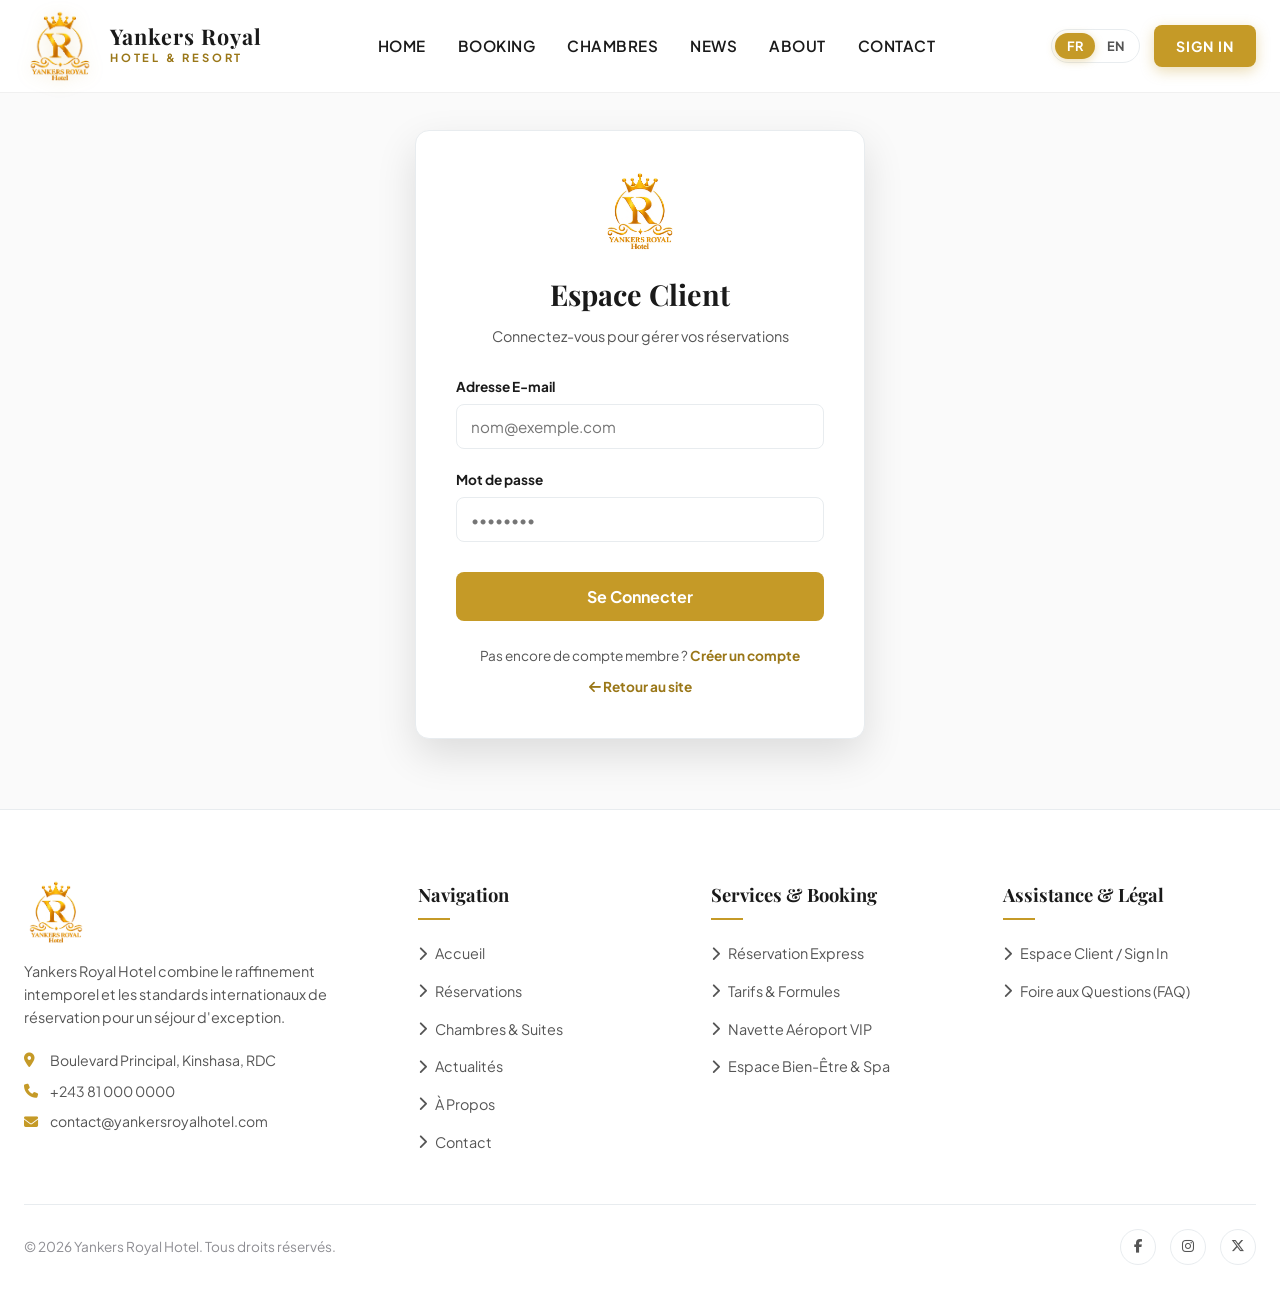
<file: signin.html>
<!DOCTYPE html>
<html lang="fr">
<head>
  <meta charset="UTF-8">
  <meta name="viewport" content="width=device-width, initial-scale=1.0">
  <title>Connexion / Inscription - Yankers Royal Hotel</title>
  <link rel="icon" type="image/x-icon" href="assets/ico/favicon.ico">
  
  <link rel="preconnect" href="https://fonts.googleapis.com">
  <link rel="preconnect" href="https://fonts.gstatic.com" crossorigin>
  <link href="https://fonts.googleapis.com/css2?family=Playfair+Display:ital,wght@0,400;0,600;0,700;1,400&family=Plus+Jakarta+Sans:wght@300;400;500;600;700;800&display=swap" rel="stylesheet">
  <link rel="stylesheet" href="https://cdnjs.cloudflare.com/ajax/libs/font-awesome/6.5.1/css/all.min.css">
  <link rel="stylesheet" href="assets/css/style.css">
  
  <style>
    .auth-page {
      min-height: calc(100vh - 120px);
      display: flex;
      align-items: center;
      justify-content: center;
      background: #FAFAFA;
      padding: 130px 20px 70px;
    }
    .auth-card {
      background: #FFFFFF;
      max-width: 450px;
      width: 100%;
      border-radius: var(--radius-md);
      box-shadow: var(--shadow-lg);
      padding: 40px;
      border: 1px solid var(--color-border);
      text-align: center;
    }
    .auth-logo {
      height: 80px;
      margin: 0 auto 20px;
      object-fit: contain;
    }
    .auth-title {
      font-family: var(--font-serif);
      font-size: 1.8rem;
      color: var(--color-text-main);
      margin-bottom: 8px;
    }
    .auth-sub {
      font-size: 0.9rem;
      color: var(--color-text-muted);
      margin-bottom: 28px;
    }
    .auth-form {
      text-align: left;
    }
    .auth-form .form-group {
      margin-bottom: 20px;
    }
    .auth-form label {
      display: block;
      font-size: 0.85rem;
      font-weight: 700;
      color: var(--color-text-main);
      margin-bottom: 6px;
    }
    .auth-form input {
      width: 100%;
      padding: 12px 14px;
      border: 1px solid var(--color-border);
      border-radius: var(--radius-sm);
      font-size: 0.95rem;
      outline: none;
      transition: var(--transition-smooth);
    }
    .auth-form input:focus {
      border-color: var(--color-primary);
    }
    .btn-submit-auth {
      background: var(--color-primary);
      color: #FFFFFF;
      border: none;
      width: 100%;
      padding: 14px;
      border-radius: var(--radius-sm);
      font-weight: 700;
      font-size: 1rem;
      cursor: pointer;
      transition: var(--transition-smooth);
      margin-top: 10px;
    }
    .btn-submit-auth:hover {
      background: var(--color-primary-dark);
      box-shadow: 0 4px 14px var(--color-primary-glow);
    }
    .auth-footer {
      margin-top: 24px;
      font-size: 0.85rem;
      color: var(--color-text-muted);
    }
    .auth-footer a {
      color: var(--color-primary-dark);
      font-weight: 700;
    }
  </style>
</head>
<body>

  <!-- Header -->
  <header class="site-header">
    <div class="nav-container">
      <a href="index.html" class="nav-brand">
        <img src="assets/logo/logo_transparent.png" alt="Yankers Royal Hotel">
        <div class="brand-text">
          <span class="brand-name">Yankers Royal</span>
          <span class="brand-tag">HOTEL & RESORT</span>
        </div>
      </a>
      <nav>
        <ul class="nav-menu">
          <li><a href="index.html" class="nav-link" data-i18n="nav_home">Home</a></li>
          <li><a href="booking.html" class="nav-link" data-i18n="nav_booking">Booking</a></li>
          <li><a href="chambres.html" class="nav-link" data-i18n="nav_rooms">Chambres</a></li>
          <li><a href="news.html" class="nav-link" data-i18n="nav_news">News</a></li>
          <li><a href="about.html" class="nav-link" data-i18n="nav_about">About</a></li>
          <li><a href="contact.html" class="nav-link" data-i18n="nav_contact">Contact</a></li>
        </ul>
      </nav>
      <div class="nav-actions">
        <!-- Bouton Sélecteur de Langue FR / EN -->
        <div class="lang-switch-wrap">
          <button type="button" class="lang-btn active" data-lang="fr">FR</button>
          <button type="button" class="lang-btn" data-lang="en">EN</button>
        </div>

        <a href="signin.html" class="btn-signin" data-i18n="btn_signin">Sign In</a>
        <button class="btn-mobile-toggle" aria-label="Menu Mobile">
          <i class="fa-solid fa-bars"></i>
        </button>
      </div>
    </div>
  </header>

  <div class="auth-page">
    <div class="auth-card">
      <a href="index.html">
        <img src="assets/logo/logo_transparent.png" alt="Yankers Royal Hotel" class="auth-logo">
      </a>
      <h1 class="auth-title" data-i18n="signin_title">Espace Client</h1>
      <p class="auth-sub" data-i18n="signin_sub">Connectez-vous pour gérer vos réservations</p>

      <form class="auth-form" onsubmit="event.preventDefault(); alert('Connexion réussie ! Bienvenue au Yankers Royal.'); window.location.href='index.html';">
        <div class="form-group">
          <label data-i18n="signin_email">Adresse E-mail</label>
          <input type="email" placeholder="nom@exemple.com" required>
        </div>
        <div class="form-group">
          <label data-i18n="signin_pass">Mot de passe</label>
          <input type="password" placeholder="••••••••" required>
        </div>
        <button type="submit" class="btn-submit-auth" data-i18n="signin_btn">Se Connecter</button>
      </form>

      <div class="auth-footer">
        <p><span data-i18n="signin_no_account">Pas encore de compte membre ?</span> <a href="#" data-i18n="signin_create">Créer un compte</a></p>
        <p style="margin-top: 10px;"><a href="index.html"><i class="fa-solid fa-arrow-left"></i> <span data-i18n="signin_back">Retour au site</span></a></p>
      </div>
    </div>
  </div>

  <!-- Footer Standardisé -->
  <footer class="site-footer">
    <div class="container">
      <div class="footer-top">
        <div class="footer-brand">
          <img src="assets/logo/logo_transparent.png" alt="Yankers Royal Hotel">
          <p data-i18n="footer_desc">
            Yankers Royal Hotel combine le raffinement intemporel et les standards internationaux de réservation pour un séjour d'exception.
          </p>
          <div class="footer-contacts-list">
            <span><i class="fa-solid fa-location-dot"></i> Boulevard Principal, Kinshasa, RDC</span>
            <span><i class="fa-solid fa-phone"></i> +243 81 000 0000</span>
            <span><i class="fa-solid fa-envelope"></i> contact@yankersroyalhotel.com</span>
          </div>
        </div>

        <div class="footer-col">
          <h3 data-i18n="footer_nav">Navigation</h3>
          <ul class="footer-links">
            <li><a href="index.html"><i class="fa-solid fa-chevron-right"></i> <span data-i18n="footer_home">Accueil</span></a></li>
            <li><a href="booking.html"><i class="fa-solid fa-chevron-right"></i> <span data-i18n="footer_booking">Réservations</span></a></li>
            <li><a href="chambres.html"><i class="fa-solid fa-chevron-right"></i> <span data-i18n="footer_rooms">Chambres & Suites</span></a></li>
            <li><a href="news.html"><i class="fa-solid fa-chevron-right"></i> <span data-i18n="footer_news">Actualités</span></a></li>
            <li><a href="about.html"><i class="fa-solid fa-chevron-right"></i> <span data-i18n="footer_about">À Propos</span></a></li>
            <li><a href="contact.html"><i class="fa-solid fa-chevron-right"></i> <span data-i18n="footer_contact">Contact</span></a></li>
          </ul>
        </div>

        <div class="footer-col">
          <h3 data-i18n="footer_services">Services & Booking</h3>
          <ul class="footer-links">
            <li><a href="booking.html?filter=suite"><i class="fa-solid fa-chevron-right"></i> <span data-i18n="footer_express">Réservation Express</span></a></li>
            <li><a href="chambres.html#tarifs"><i class="fa-solid fa-chevron-right"></i> <span data-i18n="footer_rates">Tarifs & Formules</span></a></li>
            <li><a href="booking.html?type=vols"><i class="fa-solid fa-chevron-right"></i> <span data-i18n="footer_shuttle">Navette Aéroport VIP</span></a></li>
            <li><a href="about.html#spa"><i class="fa-solid fa-chevron-right"></i> <span data-i18n="footer_spa">Espace Bien-Être & Spa</span></a></li>
          </ul>
        </div>

        <div class="footer-col">
          <h3 data-i18n="footer_legal">Assistance & Légal</h3>
          <ul class="footer-links">
            <li><a href="signin.html"><i class="fa-solid fa-chevron-right"></i> <span data-i18n="footer_client_space">Espace Client / Sign In</span></a></li>
            <li><a href="contact.html#faq"><i class="fa-solid fa-chevron-right"></i> <span data-i18n="footer_faq">Foire aux Questions (FAQ)</span></a></li>
          </ul>
        </div>
      </div>

      <div class="footer-bottom">
        <p data-i18n="footer_copy">&copy; 2026 Yankers Royal Hotel. Tous droits réservés.</p>
        <div class="footer-social-row">
          <a href="#" aria-label="Facebook"><i class="fa-brands fa-facebook-f"></i></a>
          <a href="#" aria-label="Instagram"><i class="fa-brands fa-instagram"></i></a>
          <a href="#" aria-label="Twitter"><i class="fa-brands fa-x-twitter"></i></a>
        </div>
      </div>
    </div>
  </footer>

  <script src="assets/js/main.js"></script>
</body>
</html>
</file>
<file: assets/css/style.css>
:root {
  /* Brand Colors - Pure White & Royal Gold from Logo */
  --color-primary: #C59A27;         /* Royal Gold */
  --color-primary-dark: #9A7718;    /* Deep Gold */
  --color-primary-light: #E5BE53;   /* Radiant Light Gold */
  --color-primary-glow: rgba(197, 154, 39, 0.35);
  
  --color-accent: #C59A27;
  --color-accent-hover: #9A7718;
  
  --color-booking-blue: #003580;    /* Booking.com Iconic Blue */
  --color-booking-accent: #006ce4;
  --color-booking-yellow: #febb02;
  
  --color-bg: #FFFFFF;
  --color-bg-alt: #F9FAFB;
  --color-bg-card: #FFFFFF;
  --color-surface: #F4F6F9;
  
  --color-text-main: #1A1A1A;
  --color-text-muted: #555555;
  --color-text-light: #8E8E93;
  --color-border: #E8ECEF;
  --color-border-hover: #D0D7DE;
  
  /* Fonts */
  --font-serif: 'Playfair Display', Georgia, serif;
  --font-sans: 'Plus Jakarta Sans', system-ui, -apple-system, sans-serif;
  
  /* Radii & Shadows */
  --radius-sm: 8px;
  --radius-md: 14px;
  --radius-lg: 24px;
  --radius-full: 9999px;
  
  --shadow-sm: 0 2px 8px rgba(0, 0, 0, 0.04);
  --shadow-md: 0 8px 24px rgba(0, 0, 0, 0.08);
  --shadow-lg: 0 16px 40px rgba(0, 0, 0, 0.12);
  --shadow-gold: 0 8px 25px rgba(197, 154, 39, 0.35);

  --transition-smooth: all 0.35s cubic-bezier(0.16, 1, 0.3, 1);
  --transition-spring: all 0.5s cubic-bezier(0.34, 1.56, 0.64, 1);
}

/* Base Reset */
*, *::before, *::after {
  margin: 0;
  padding: 0;
  box-sizing: border-box;
}

html {
  scroll-behavior: smooth;
  font-size: 16px;
  background-color: var(--color-bg);
  color: var(--color-text-main);
  font-family: var(--font-sans);
  -webkit-font-smoothing: antialiased;
}

body {
  overflow-x: hidden;
  line-height: 1.6;
  background: var(--color-bg);
  width: 100%;
}

a {
  color: inherit;
  text-decoration: none;
  transition: var(--transition-smooth);
}

img {
  max-width: 100%;
  height: auto;
  display: block;
}

button, input, select {
  font-family: inherit;
  font-size: inherit;
}

.container {
  max-width: 1320px;
  margin: 0 auto;
  padding: 0 24px;
  width: 100%;
}

/* ==========================================================================
   Splash Screen Motion
   ========================================================================== */
#splash-screen {
  position: fixed;
  inset: 0;
  background: #FFFFFF;
  z-index: 99999;
  display: flex;
  flex-direction: column;
  align-items: center;
  justify-content: center;
  transition: opacity 0.8s cubic-bezier(0.77, 0, 0.175, 1), visibility 0.8s;
  padding: 20px;
}

#splash-screen.fade-out {
  opacity: 0;
  visibility: hidden;
  pointer-events: none;
}

.splash-content {
  text-align: center;
  display: flex;
  flex-direction: column;
  align-items: center;
  gap: 20px;
  max-width: 90vw;
}

.splash-logo-wrap {
  position: relative;
  width: 180px;
  height: 180px;
  display: flex;
  align-items: center;
  justify-content: center;
}

.splash-ring {
  position: absolute;
  inset: -14px;
  border-radius: 50%;
  border: 2px dashed var(--color-primary);
  animation: splashSpin 12s linear infinite;
  opacity: 0.6;
}

.splash-logo {
  width: 150px;
  height: 150px;
  object-fit: contain;
  filter: drop-shadow(0 8px 24px rgba(197, 154, 39, 0.4));
  animation: splashPulse 2s ease-in-out infinite alternate;
}

.splash-title {
  font-family: var(--font-serif);
  font-size: 2rem;
  letter-spacing: 3px;
  color: var(--color-primary-dark);
  font-weight: 700;
  text-transform: uppercase;
}

.splash-sub {
  font-size: 0.95rem;
  color: var(--color-text-muted);
  letter-spacing: 2px;
  text-transform: uppercase;
}

.splash-bar-wrap {
  width: 220px;
  height: 4px;
  background: #ECECEC;
  border-radius: 4px;
  overflow: hidden;
  margin-top: 10px;
}

.splash-bar {
  height: 100%;
  width: 0%;
  background: linear-gradient(90deg, var(--color-primary), var(--color-primary-light), var(--color-primary-dark));
  animation: splashLoad 2.2s cubic-bezier(0.65, 0, 0.35, 1) forwards;
}

@keyframes splashSpin {
  100% { transform: rotate(360deg); }
}

@keyframes splashPulse {
  0% { transform: scale(0.96); }
  100% { transform: scale(1.04); }
}

@keyframes splashLoad {
  0% { width: 0%; }
  50% { width: 65%; }
  100% { width: 100%; }
}

/* ==========================================================================
   Header & Navigation
   ========================================================================== */
.site-header {
  position: fixed;
  top: 0;
  left: 0;
  right: 0;
  z-index: 1000;
  background: rgba(255, 255, 255, 0.98);
  backdrop-filter: blur(16px);
  -webkit-backdrop-filter: blur(16px);
  border-bottom: 1px solid rgba(0, 0, 0, 0.06);
  transition: var(--transition-smooth);
}

.site-header.scrolled {
  box-shadow: 0 4px 20px rgba(0, 0, 0, 0.08);
}

.nav-container {
  max-width: 1400px;
  margin: 0 auto;
  padding: 10px 24px;
  display: flex;
  align-items: center;
  justify-content: space-between;
}

/* LOGO AGRANDI : Desktop, Tablette et Mobile */
.nav-brand {
  display: flex;
  align-items: center;
  gap: 14px;
  text-decoration: none;
}

.nav-brand img {
  height: 72px;            /* Grand logo Desktop */
  width: auto;
  object-fit: contain;
  filter: drop-shadow(0 2px 8px rgba(197, 154, 39, 0.25));
  transition: transform 0.3s ease;
}

.nav-brand:hover img {
  transform: scale(1.06);
}

.brand-text {
  display: flex;
  flex-direction: column;
}

.brand-name {
  font-family: var(--font-serif);
  font-size: 1.35rem;
  font-weight: 700;
  color: var(--color-text-main);
  letter-spacing: 1px;
  line-height: 1.1;
}

.brand-tag {
  font-size: 0.7rem;
  font-weight: 700;
  color: var(--color-primary-dark);
  letter-spacing: 2.8px;
  text-transform: uppercase;
}

/* Nav Menu with Underline Motion */
.nav-menu {
  display: flex;
  list-style: none;
  align-items: center;
  gap: 28px;
}

.nav-link {
  position: relative;
  font-size: 0.95rem;
  font-weight: 600;
  color: var(--color-text-main);
  padding: 8px 2px;
  letter-spacing: 0.5px;
  text-transform: uppercase;
  transition: color 0.3s ease;
}

.nav-link::after {
  content: '';
  position: absolute;
  bottom: 0;
  left: 0;
  width: 100%;
  height: 2.5px;
  background: var(--color-primary);
  transform: scaleX(0);
  transform-origin: right;
  transition: transform 0.35s cubic-bezier(0.16, 1, 0.3, 1);
}

.nav-link:hover,
.nav-link.active {
  color: var(--color-primary);
}

.nav-link:hover::after,
.nav-link.active::after {
  transform: scaleX(1);
  transform-origin: left;
}

.nav-actions {
  display: flex;
  align-items: center;
  gap: 14px;
}

/* Bouton Sélecteur de Langue (FR / EN) */
.lang-switch-wrap {
  display: flex;
  align-items: center;
  border: 1px solid var(--color-border);
  border-radius: var(--radius-full);
  padding: 3px;
  background: #FFFFFF;
}

.lang-btn {
  border: none;
  background: transparent;
  padding: 5px 12px;
  border-radius: var(--radius-full);
  font-size: 0.8rem;
  font-weight: 700;
  cursor: pointer;
  color: var(--color-text-muted);
  transition: var(--transition-smooth);
}

.lang-btn.active {
  background: var(--color-primary);
  color: #FFFFFF;
  box-shadow: 0 2px 8px var(--color-primary-glow);
}

/* Boutons d'action */
.btn-signin {
  background: var(--color-primary);
  color: #FFFFFF !important;
  font-weight: 700;
  font-size: 0.88rem;
  padding: 10px 22px;
  border-radius: var(--radius-sm);
  text-transform: uppercase;
  letter-spacing: 1px;
  box-shadow: 0 4px 14px var(--color-primary-glow);
  transition: var(--transition-smooth);
  white-space: nowrap;
}

.btn-signin:hover {
  background: var(--color-primary-dark);
  transform: translateY(-2px);
  box-shadow: 0 6px 20px rgba(197, 154, 39, 0.45);
}

.btn-mobile-toggle {
  display: none;
  background: none;
  border: none;
  font-size: 1.6rem;
  cursor: pointer;
  color: var(--color-text-main);
  padding: 6px;
}

/* ==========================================================================
   Booking Category Ribbon (Booking.com style)
   ========================================================================== */
.booking-category-bar {
  background: #FFFFFF;
  border-bottom: 1px solid var(--color-border);
  padding: 10px 0;
  margin-top: 88px;
}

.category-scroll {
  display: flex;
  gap: 10px;
  overflow-x: auto;
  scrollbar-width: none;
  -ms-overflow-style: none;
  padding: 4px 0;
  -webkit-overflow-scrolling: touch;
}
.category-scroll::-webkit-scrollbar {
  display: none;
}

.category-pill {
  display: inline-flex;
  align-items: center;
  gap: 8px;
  padding: 8px 16px;
  border-radius: var(--radius-full);
  border: 1px solid var(--color-border);
  font-size: 0.86rem;
  font-weight: 600;
  color: var(--color-text-muted);
  white-space: nowrap;
  background: #FFFFFF;
  transition: var(--transition-smooth);
  cursor: pointer;
  flex-shrink: 0;
}

.category-pill i {
  font-size: 0.95rem;
  color: var(--color-primary);
}

.category-pill:hover,
.category-pill.active {
  border-color: var(--color-primary);
  color: var(--color-text-main);
  background: rgba(197, 154, 39, 0.08);
  transform: translateY(-2px);
}

/* ==========================================================================
   Hero Section avec Slider Automatique
   ========================================================================== */
.hero-mockup-section {
  position: relative;
  min-height: calc(100vh - 130px);
  background: #FFFFFF;
  overflow: hidden;
  display: flex;
  align-items: center;
  padding: 40px 0 60px;
}

.hero-mockup-grid {
  display: grid;
  grid-template-columns: 1.05fr 0.95fr;
  align-items: center;
  position: relative;
  width: 100%;
  gap: 30px;
}

.hero-left-content {
  padding-right: 20px;
  z-index: 10;
  animation: heroFadeInLeft 1s cubic-bezier(0.16, 1, 0.3, 1) forwards;
}

.hero-main-title {
  font-family: var(--font-serif);
  font-size: 3.4rem;
  font-weight: 500;
  line-height: 1.15;
  color: #1A1A1A;
  margin-bottom: 20px;
  letter-spacing: -0.5px;
}

.hero-main-title em {
  font-style: italic;
  font-family: var(--font-serif);
}

.hero-desc {
  font-size: 1rem;
  color: #666666;
  max-width: 480px;
  margin-bottom: 36px;
  line-height: 1.6;
}

/* Floating Search Bar */
.hero-search-card {
  position: relative;
  background: #FFFFFF;
  border-radius: var(--radius-sm);
  box-shadow: 0 10px 35px rgba(0, 0, 0, 0.08);
  display: inline-flex;
  align-items: stretch;
  border: 1px solid #ECECEC;
  margin-bottom: 40px;
  z-index: 25;
  width: 100%;
  max-width: 620px;
}

.search-field-item {
  flex: 1;
  padding: 14px 20px;
  border-right: 1px solid #ECECEC;
  display: flex;
  flex-direction: column;
  justify-content: center;
  cursor: pointer;
  position: relative;
  transition: background 0.2s ease;
}

.search-field-item:hover {
  background: #F9FAFB;
}

.field-label-row {
  display: flex;
  align-items: center;
  justify-content: space-between;
  gap: 8px;
}

.field-label {
  font-size: 0.92rem;
  font-weight: 700;
  color: #1A1A1A;
}

.field-chevron {
  color: var(--color-primary);
  font-size: 0.75rem;
}

.field-sub {
  font-size: 0.75rem;
  color: #8E8E93;
  margin-top: 2px;
}

.search-field-item select,
.search-field-item input {
  position: absolute;
  inset: 0;
  opacity: 0;
  cursor: pointer;
  width: 100%;
  height: 100%;
}

.btn-search-hero {
  background: var(--color-primary);
  color: #FFFFFF;
  font-size: 1.05rem;
  font-weight: 700;
  padding: 16px 36px;
  border: none;
  cursor: pointer;
  display: flex;
  align-items: center;
  justify-content: center;
  border-top-right-radius: var(--radius-sm);
  border-bottom-right-radius: var(--radius-sm);
  transition: var(--transition-smooth);
}

.btn-search-hero:hover {
  background: var(--color-primary-dark);
  box-shadow: 0 6px 20px var(--color-primary-glow);
}

/* Discover More widget */
.hero-discover-meta {
  display: flex;
  align-items: center;
  gap: 24px;
}

.discover-texts h4 {
  font-family: var(--font-serif);
  font-size: 1.15rem;
  font-weight: 700;
  color: #1A1A1A;
  font-style: italic;
}

.discover-texts p {
  font-size: 0.82rem;
  color: #888888;
  max-width: 320px;
  line-height: 1.4;
}

/* Right Hero Visual avec Slider Automatique */
.hero-right-visual {
  position: relative;
  width: 100%;
  height: 520px;
  display: flex;
  align-items: center;
  justify-content: center;
  animation: heroFadeInRight 1s cubic-bezier(0.16, 1, 0.3, 1) forwards;
}

.hero-organic-frame-svg {
  position: relative;
  width: 100%;
  height: 100%;
  overflow: hidden;
  border-top-left-radius: 180px;
  border-bottom-left-radius: 120px;
  border-top-right-radius: 28px;
  border-bottom-right-radius: 28px;
  box-shadow: 0 20px 45px rgba(0, 0, 0, 0.12);
  background: #F0F0F0;
}

.hero-slides-wrapper {
  position: relative;
  width: 100%;
  height: 100%;
}

.hero-slide {
  position: absolute;
  inset: 0;
  width: 100%;
  height: 100%;
  opacity: 0;
  transform: scale(1.08);
  transition: opacity 1.2s cubic-bezier(0.25, 1, 0.5, 1), transform 5s cubic-bezier(0.25, 1, 0.5, 1);
  pointer-events: none;
}

.hero-slide.active {
  opacity: 1;
  transform: scale(1);
  pointer-events: auto;
}

.hero-slide img {
  width: 100%;
  height: 100%;
  object-fit: cover;
}

.hero-corner-accent {
  position: absolute;
  right: -10px;
  bottom: -10px;
  width: 90px;
  height: 90px;
  background: var(--color-primary);
  border-radius: 14px;
  z-index: 1;
  box-shadow: 0 8px 25px var(--color-primary-glow);
}

@keyframes heroFadeInLeft {
  from { opacity: 0; transform: translateX(-30px); }
  to { opacity: 1; transform: translateX(0); }
}

@keyframes heroFadeInRight {
  from { opacity: 0; transform: translateX(30px); }
  to { opacity: 1; transform: translateX(0); }
}

/* ==========================================================================
   Section: 8 Images (4 par ligne) L'Art de l'hospitalité royale
   ========================================================================== */
.section-hospitality-gallery {
  padding: 85px 0 95px;
  background: #FFFFFF;
}

.section-head {
  text-align: center;
  max-width: 650px;
  margin: 0 auto 50px;
}

.section-subtitle {
  font-size: 0.85rem;
  font-weight: 700;
  text-transform: uppercase;
  letter-spacing: 2.8px;
  color: var(--color-primary-dark);
  margin-bottom: 10px;
  display: block;
}

.section-title {
  font-family: var(--font-serif);
  font-size: 2.5rem;
  color: var(--color-text-main);
  line-height: 1.2;
}

.gallery-grid-4cols {
  display: grid;
  grid-template-columns: repeat(4, 1fr);
  gap: 24px;
}

.hospitality-card {
  background: #FFFFFF;
  border-radius: var(--radius-md);
  border: 1px solid var(--color-border);
  overflow: hidden;
  transition: var(--transition-smooth);
  display: flex;
  flex-direction: column;
}

.hospitality-card:hover {
  transform: translateY(-8px);
  box-shadow: 0 14px 30px rgba(0, 0, 0, 0.09);
  border-color: var(--color-primary);
}

.hospitality-thumb-wrap {
  position: relative;
  height: 220px;
  overflow: hidden;
}

.hospitality-thumb {
  width: 100%;
  height: 100%;
  object-fit: cover;
  transition: transform 0.6s cubic-bezier(0.16, 1, 0.3, 1);
}

.hospitality-card:hover .hospitality-thumb {
  transform: scale(1.08);
}

.hospitality-badge {
  position: absolute;
  top: 12px;
  left: 12px;
  background: rgba(255, 255, 255, 0.95);
  backdrop-filter: blur(8px);
  padding: 4px 10px;
  border-radius: var(--radius-full);
  font-size: 0.72rem;
  font-weight: 700;
  color: var(--color-primary-dark);
}

.hospitality-details {
  padding: 20px;
  display: flex;
  flex-direction: column;
  flex-grow: 1;
}

.hospitality-rating {
  display: flex;
  align-items: center;
  gap: 4px;
  font-size: 0.8rem;
  color: #FFA500;
  margin-bottom: 6px;
}

.hospitality-rating span {
  color: var(--color-text-muted);
  font-size: 0.75rem;
  font-weight: 600;
  margin-left: 4px;
}

.hospitality-name {
  font-family: var(--font-serif);
  font-size: 1.2rem;
  color: var(--color-text-main);
  margin-bottom: 6px;
  line-height: 1.25;
}

.hospitality-features {
  display: flex;
  flex-wrap: wrap;
  gap: 10px;
  margin-bottom: 16px;
  color: var(--color-text-muted);
  font-size: 0.78rem;
}

.hospitality-features span {
  display: flex;
  align-items: center;
  gap: 4px;
}

.hospitality-features i {
  color: var(--color-primary);
}

.hospitality-footer {
  margin-top: auto;
  display: flex;
  align-items: center;
  justify-content: space-between;
  padding-top: 14px;
  border-top: 1px solid var(--color-border);
}

.hospitality-price {
  display: flex;
  flex-direction: column;
}

.price-val {
  font-size: 1.25rem;
  font-weight: 800;
  color: var(--color-text-main);
}

.price-sub {
  font-size: 0.72rem;
  color: var(--color-text-light);
}

.btn-book-room {
  background: var(--color-primary);
  color: #FFFFFF;
  padding: 8px 16px;
  border-radius: var(--radius-sm);
  font-size: 0.82rem;
  font-weight: 700;
  transition: var(--transition-smooth);
}

.btn-book-room:hover {
  background: var(--color-primary-dark);
  box-shadow: 0 4px 14px var(--color-primary-glow);
}

/* ==========================================================================
   Section: Booking Benefits
   ========================================================================== */
.section-benefits {
  padding: 60px 0;
  background: var(--color-bg-alt);
  border-top: 1px solid var(--color-border);
  border-bottom: 1px solid var(--color-border);
}

.benefits-grid {
  display: grid;
  grid-template-columns: repeat(4, 1fr);
  gap: 24px;
}

.benefit-item {
  display: flex;
  align-items: flex-start;
  gap: 16px;
}

.benefit-icon {
  width: 48px;
  height: 48px;
  border-radius: 12px;
  background: rgba(197, 154, 39, 0.12);
  color: var(--color-primary-dark);
  display: flex;
  align-items: center;
  justify-content: center;
  font-size: 1.25rem;
  flex-shrink: 0;
}

.benefit-item h4 {
  font-size: 1rem;
  font-weight: 700;
  color: var(--color-text-main);
  margin-bottom: 4px;
}

.benefit-item p {
  font-size: 0.82rem;
  color: var(--color-text-muted);
  line-height: 1.4;
}

/* ==========================================================================
   Footer Component
   ========================================================================== */
.site-footer {
  background: #FFFFFF;
  border-top: 1px solid var(--color-border);
  padding: 70px 0 24px;
  color: var(--color-text-main);
}

.footer-top {
  display: grid;
  grid-template-columns: 1.4fr 1fr 1fr 1fr;
  gap: 40px;
  margin-bottom: 50px;
}

.footer-brand img {
  height: 64px;
  margin-bottom: 16px;
  object-fit: contain;
}

.footer-brand p {
  font-size: 0.9rem;
  color: var(--color-text-muted);
  max-width: 320px;
  margin-bottom: 20px;
  line-height: 1.6;
}

.footer-contacts-list {
  display: flex;
  flex-direction: column;
  gap: 8px;
  font-size: 0.88rem;
  color: var(--color-text-muted);
}

.footer-contacts-list span {
  display: flex;
  align-items: center;
  gap: 10px;
}

.footer-contacts-list i {
  color: var(--color-primary);
  width: 16px;
}

.footer-col h3 {
  font-family: var(--font-serif);
  font-size: 1.15rem;
  font-weight: 700;
  color: var(--color-text-main);
  margin-bottom: 20px;
  position: relative;
  padding-bottom: 10px;
}

.footer-col h3::after {
  content: '';
  position: absolute;
  bottom: 0;
  left: 0;
  width: 32px;
  height: 2px;
  background: var(--color-primary);
}

.footer-links {
  list-style: none;
  display: flex;
  flex-direction: column;
  gap: 12px;
}

.footer-links a {
  font-size: 0.9rem;
  color: var(--color-text-muted);
  display: inline-flex;
  align-items: center;
  gap: 8px;
  position: relative;
  transition: var(--transition-smooth);
}

.footer-links a:hover {
  color: var(--color-primary);
  transform: translateX(4px);
}

.footer-bottom {
  border-top: 1px solid var(--color-border);
  padding-top: 24px;
  display: flex;
  align-items: center;
  justify-content: space-between;
  font-size: 0.85rem;
  color: var(--color-text-light);
}

.footer-social-row {
  display: flex;
  gap: 14px;
}

.footer-social-row a {
  width: 36px;
  height: 36px;
  border-radius: 50%;
  border: 1px solid var(--color-border);
  display: flex;
  align-items: center;
  justify-content: center;
  color: var(--color-text-muted);
  transition: var(--transition-smooth);
}

.footer-social-row a:hover {
  background: var(--color-primary);
  color: #FFFFFF;
  border-color: var(--color-primary);
  transform: translateY(-2px);
}

/* ==========================================================================
   RESPONSIVE DESIGN AMÉLIORÉ (TABLETTES & MOBILES)
   ========================================================================== */
@media (max-width: 1200px) {
  .gallery-grid-4cols {
    grid-template-columns: repeat(2, 1fr);
    gap: 20px;
  }
}

/* TABLETTES (Large & Medium) */
@media (max-width: 1024px) {
  .nav-brand img {
    height: 60px;
  }
  .brand-name {
    font-size: 1.2rem;
  }
  .hero-mockup-grid {
    grid-template-columns: 1fr;
    gap: 36px;
    text-align: center;
  }
  .hero-left-content {
    padding-right: 0;
    display: flex;
    flex-direction: column;
    align-items: center;
  }
  .hero-desc {
    max-width: 580px;
  }
  .hero-search-card {
    margin: 0 auto 36px;
  }
  .hero-right-visual {
    height: 400px;
    max-width: 600px;
    margin: 0 auto;
  }
  .hero-organic-frame-svg {
    border-top-left-radius: 120px;
    border-bottom-left-radius: 80px;
  }
  .hero-corner-accent {
    width: 70px;
    height: 70px;
  }
  .benefits-grid {
    grid-template-columns: repeat(2, 1fr);
    gap: 20px;
  }
  .footer-top {
    grid-template-columns: repeat(2, 1fr);
    gap: 30px;
  }
}

/* TABLETTE PORTRAIT & SMARTPHONES (< 850px) */
@media (max-width: 850px) {
  .site-header {
    background: rgba(255, 255, 255, 0.99);
  }
  .nav-container {
    padding: 8px 16px;
  }
  .nav-brand img {
    height: 52px;
  }
  .brand-name {
    font-size: 1.05rem;
  }
  .brand-tag {
    font-size: 0.6rem;
    letter-spacing: 2px;
  }

  /* Menu déroulant responsive */
  .nav-menu {
    display: none;
    position: absolute;
    top: 76px;
    left: 0;
    right: 0;
    background: #FFFFFF;
    flex-direction: column;
    align-items: flex-start;
    padding: 20px 24px;
    box-shadow: var(--shadow-lg);
    border-top: 1px solid var(--color-border);
    gap: 16px;
    z-index: 999;
  }
  .nav-menu.open {
    display: flex;
  }
  .nav-link {
    font-size: 1.05rem;
    padding: 8px 0;
    width: 100%;
    border-bottom: 1px solid #F0F0F0;
  }
  .btn-mobile-toggle {
    display: block;
  }
  .btn-signin {
    padding: 8px 16px;
    font-size: 0.8rem;
  }
  .lang-btn {
    padding: 4px 8px;
    font-size: 0.75rem;
  }

  .booking-category-bar {
    margin-top: 76px;
  }

  .hero-main-title {
    font-size: 2.3rem;
  }
  .section-title {
    font-size: 2rem;
  }

  /* Formulaire de recherche Hero en colonne sur mobile */
  .hero-search-card {
    flex-direction: column;
    box-shadow: 0 8px 24px rgba(0, 0, 0, 0.08);
  }
  .search-field-item {
    border-right: none;
    border-bottom: 1px solid #ECECEC;
    padding: 12px 18px;
  }
  .btn-search-hero {
    width: 100%;
    border-radius: 0 0 var(--radius-sm) var(--radius-sm);
    padding: 14px;
  }

  .hero-right-visual {
    height: 320px;
    width: 100%;
  }

  .gallery-grid-4cols {
    grid-template-columns: 1fr;
  }
  .benefits-grid {
    grid-template-columns: 1fr;
  }
  .footer-top {
    grid-template-columns: 1fr;
  }
  .footer-bottom {
    flex-direction: column;
    gap: 16px;
    text-align: center;
  }
}

/* SMARTPHONES COMPACTS (< 480px) */
@media (max-width: 480px) {
  .container {
    padding: 0 16px;
  }
  .nav-brand img {
    height: 46px;
  }
  .brand-text {
    display: none; /* Cache le texte pour laisser respirer le grand logo et les boutons */
  }
  .hero-main-title {
    font-size: 1.9rem;
  }
  .hero-desc {
    font-size: 0.92rem;
  }
  .hero-right-visual {
    height: 260px;
  }
  .hero-organic-frame-svg {
    border-top-left-radius: 80px;
    border-bottom-left-radius: 50px;
    border-top-right-radius: 16px;
    border-bottom-right-radius: 16px;
  }
  .hero-corner-accent {
    width: 50px;
    height: 50px;
  }
  .category-pill {
    padding: 6px 12px;
    font-size: 0.8rem;
  }
  .splash-logo-wrap {
    width: 130px;
    height: 130px;
  }
  .splash-logo {
    width: 100px;
    height: 100px;
  }
  .splash-title {
    font-size: 1.5rem;
  }
}
</file>
